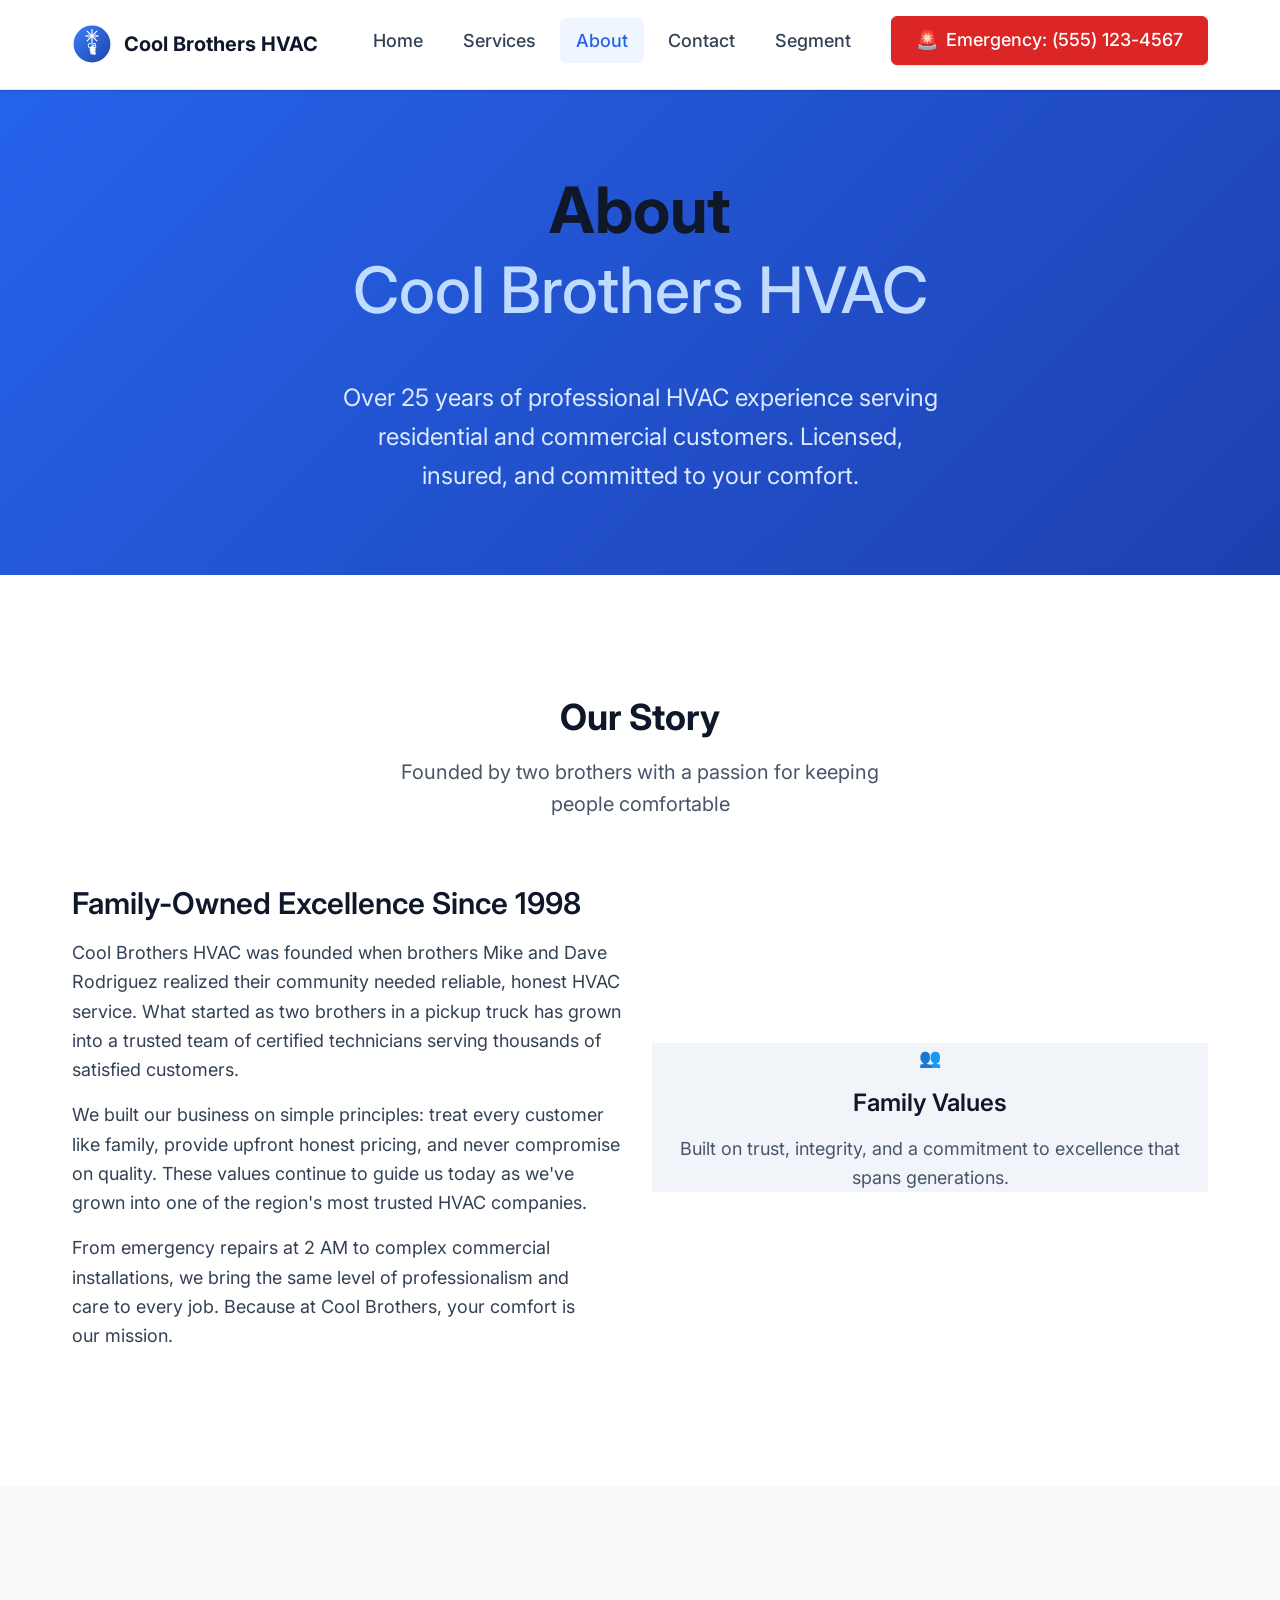
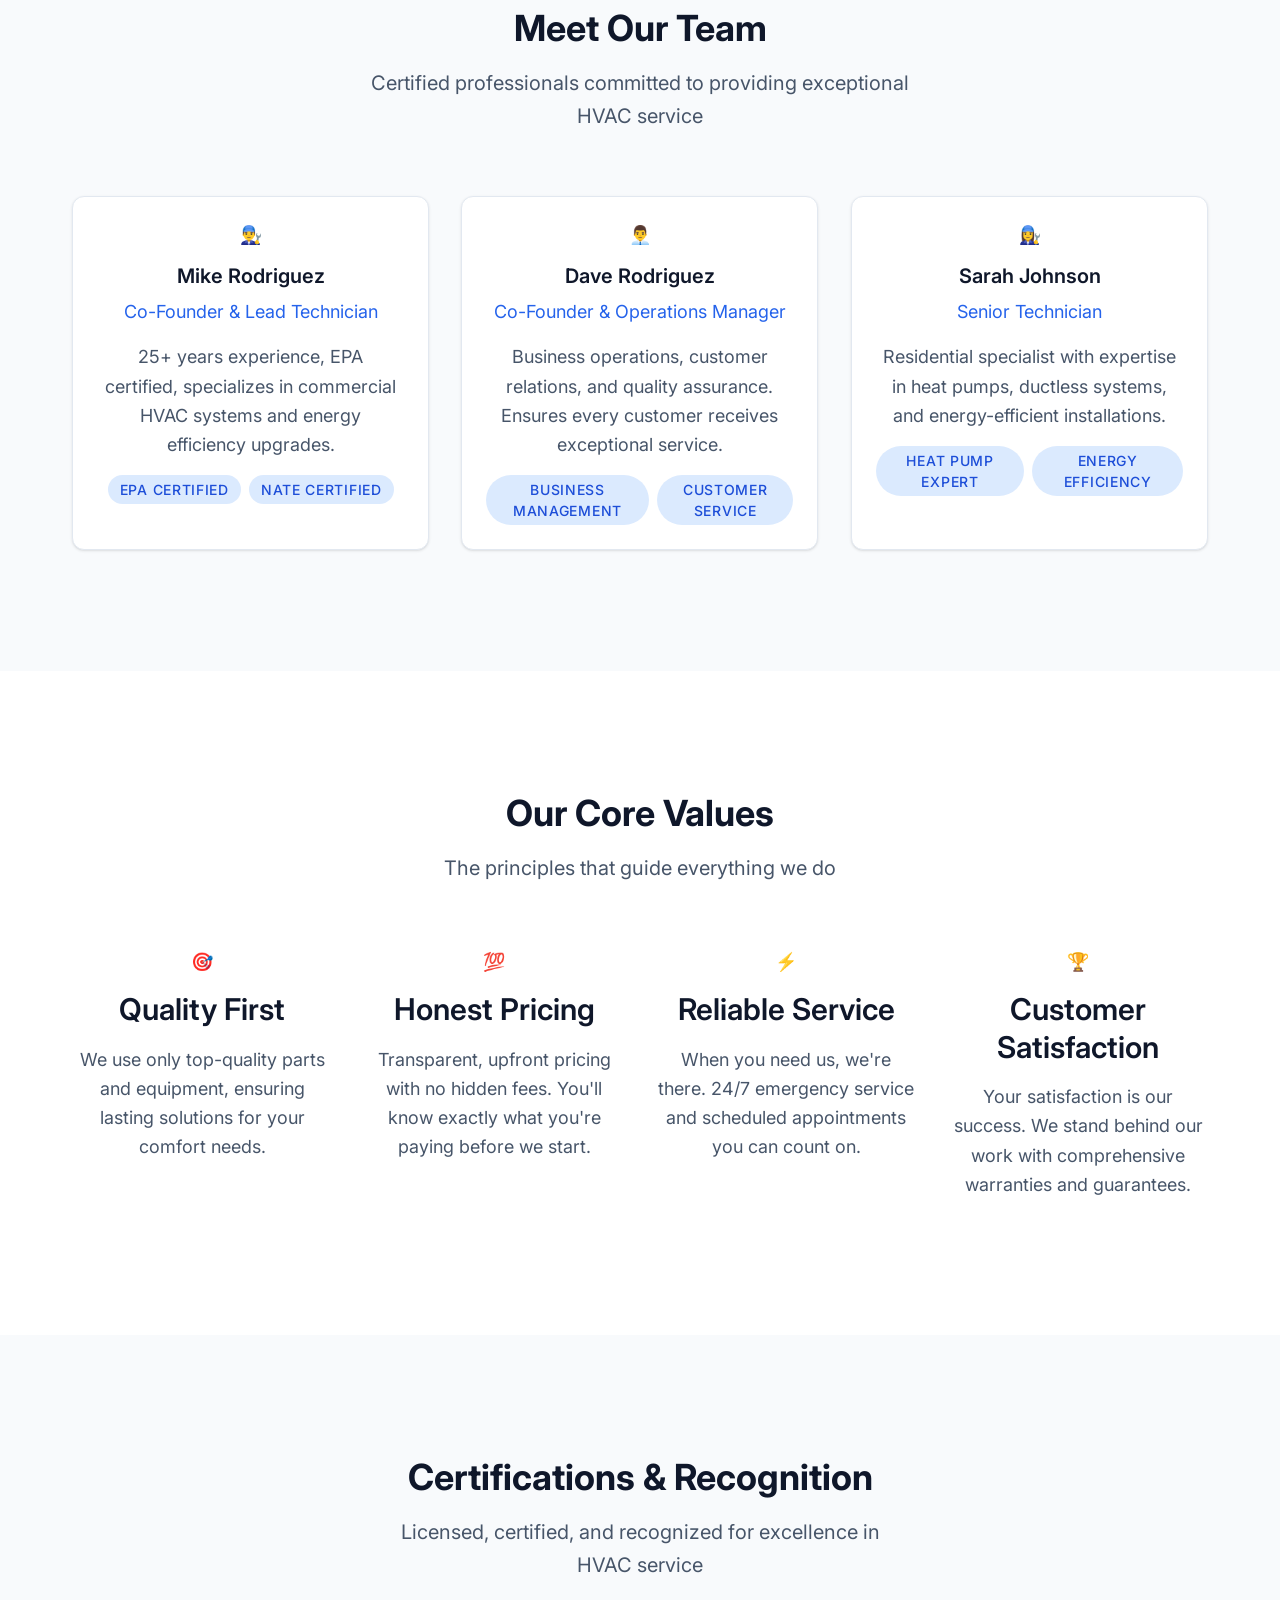
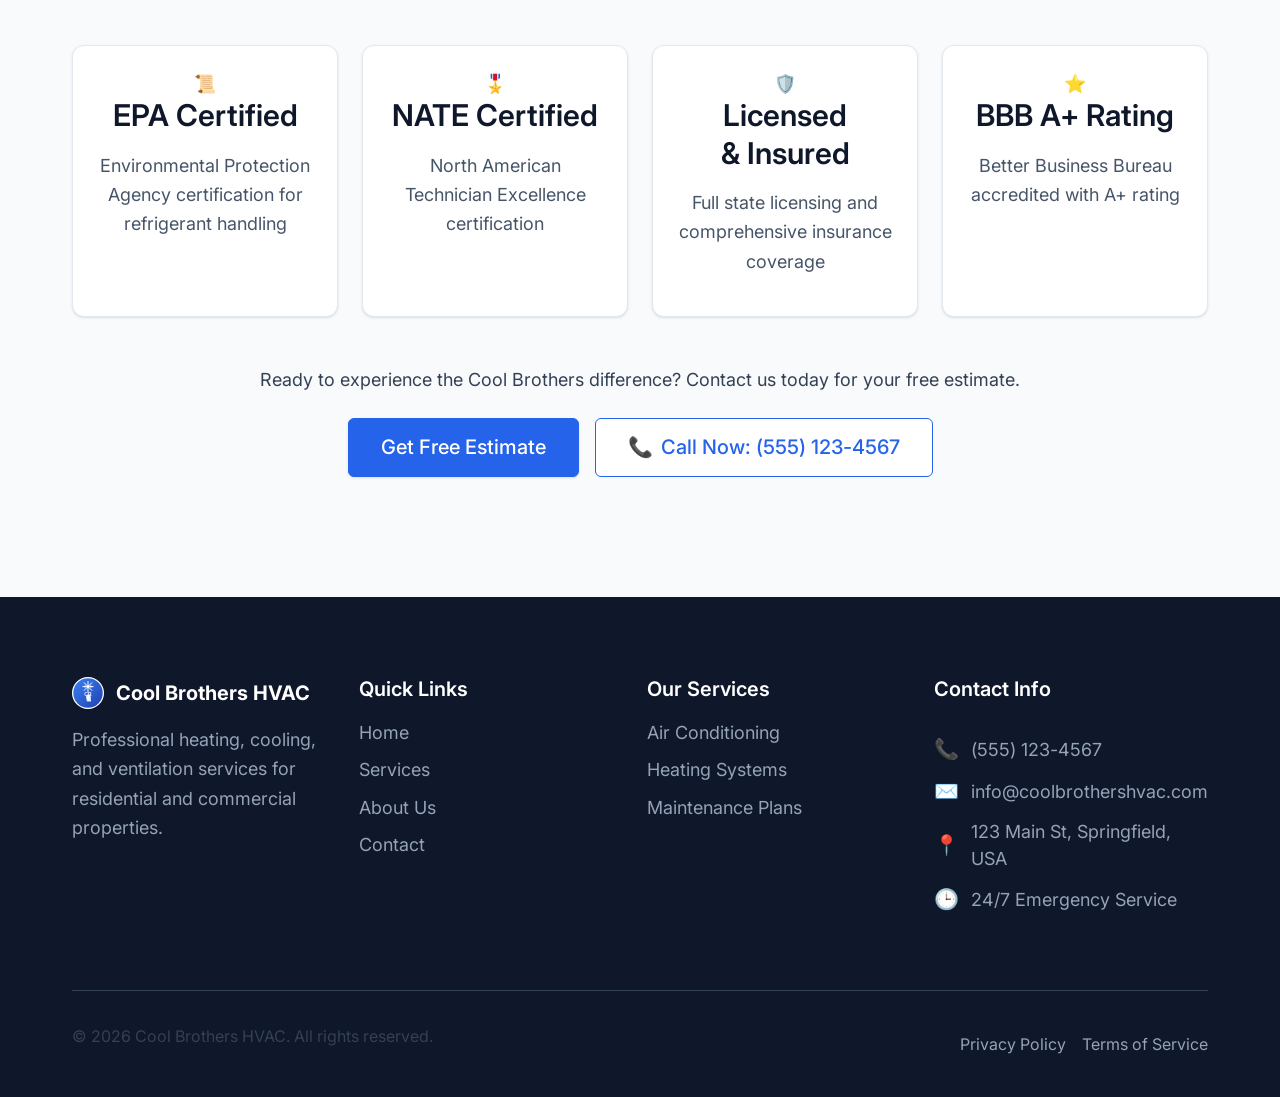
<file: about.html>
<!doctype html>
<html lang="en">
  <head>
    <meta charset="UTF-8" />
    <meta name="viewport" content="width=device-width, initial-scale=1.0" />
    <meta
      name="description"
      content="About Cool Brothers HVAC - Meet our certified technicians and learn about our 25+ years of professional HVAC service experience."
    />
    <meta
      name="keywords"
      content="HVAC company, certified technicians, licensed HVAC, professional service, heating cooling experts"
    />
    <title>About Us - Cool Brothers HVAC</title>

    <!-- Stylesheets -->
    <link rel="stylesheet" href="css/main.css" />

    <!-- Load Configuration First -->

    <!-- Google Fonts -->
    <link rel="preconnect" href="https://fonts.googleapis.com" />
    <link rel="preconnect" href="https://fonts.gstatic.com" crossorigin />
    <link
      href="https://fonts.googleapis.com/css2?family=Inter:wght@400;500;600;700&family=Open+Sans:wght@400;600&display=swap"
      rel="stylesheet"
    />
  </head>
  <body>
    <!-- Header with navigation -->
    <header class="header" role="banner">
      <div class="container">
        <nav class="navbar" role="navigation" aria-label="Main navigation">
          <!-- Logo and company name -->
          <div class="navbar__brand">
            <img
              src="assets/images/logo.svg"
              alt="Cool Brothers HVAC"
              class="logo"
              width="50"
              height="50"
            />
            <span class="company-name">Cool Brothers HVAC</span>
          </div>

          <!-- Mobile menu toggle button -->
          <button
            class="navbar__toggle"
            aria-label="Toggle mobile menu"
            aria-expanded="false"
          >
            <span class="navbar__toggle-icon"></span>
            <span class="navbar__toggle-icon"></span>
            <span class="navbar__toggle-icon"></span>
          </button>

          <!-- Navigation menu -->
          <div class="navbar__menu" id="navbarMenu">
            <ul class="navbar__nav" role="menubar">
              <li class="navbar__item" role="none">
                <a href="index.html" class="navbar__link" role="menuitem"
                onclick="analytics.track('Navigation Click', { link_text: 'Home', section: 'Header' });"
                  >Home</a
                >
              </li>
              <li class="navbar__item" role="none">
                <a href="services.html" class="navbar__link" role="menuitem"
                onclick="analytics.track('Navigation Click', { link_text: 'Services', section: 'Header' });"
                  >Services</a
                >
              </li>
              <li class="navbar__item" role="none">
                <a
                  href="about.html"
                  class="navbar__link navbar__link--active"
                  role="menuitem"
                  aria-current="page"
                    onclick="analytics.track('Navigation Click', { link_text: 'About', section: 'Header' });"
                  >About</a
                >
              </li>
              <li class="navbar__item" role="none">
                <a href="contact.html" class="navbar__link" role="menuitem"
                onclick="analytics.track('Navigation Click', { link_text: 'Contact', section: 'Header' });"
                  >Contact</a
                >
              </li>
              <li class="navbar__item" role="none">
                <a href="segment.html" class="navbar__link" role="menuitem"
                onclick="analytics.track('Navigation Click', { link_text: 'Segment', section: 'Header' });"
                  >Segment</a
                >
              </li>
              <!-- Emergency contact in header -->
              <li class="navbar__item navbar__item--emergency" role="none">
                <a
                  href="#"
                  class="btn btn--emergency"
                  role="menuitem"
                  id="headerEmergencyBtn"
                  onclick="analytics.track('Navigation Click', { link_text: 'Emergency', section: 'Header' });"
                >
                  <span class="emergency-icon">🚨</span>
                  <span class="emergency-text">Emergency: (555) 123-4567</span>
                </a>
              </li>
            </ul>
          </div>
        </nav>
      </div>
    </header>

    <!-- Main content -->
    <main id="main" class="main" role="main">
      <!-- About Hero -->
      <section class="hero">
        <div class="container">
          <div class="hero__content">
            <h1 class="hero__title">
              About
              <span class="hero__subtitle">Cool Brothers HVAC</span>
            </h1>
            <p class="hero__description">
              Over 25 years of professional HVAC experience serving residential
              and commercial customers. Licensed, insured, and committed to your
              comfort.
            </p>
          </div>
        </div>
      </section>

      <!-- Company Story -->
      <section class="section">
        <div class="container">
          <div class="section-header">
            <h2 class="section-title">Our Story</h2>
            <p class="section-description">
              Founded by two brothers with a passion for keeping people
              comfortable
            </p>
          </div>

          <div class="grid md:grid-cols-2 gap-12 items-center">
            <div>
              <h3 class="text-2xl font-semibold mb-4 text-gray-900">
                Family-Owned Excellence Since 1998
              </h3>
              <p class="mb-4 text-gray-700">
                Cool Brothers HVAC was founded when brothers Mike and Dave
                Rodriguez realized their community needed reliable, honest HVAC
                service. What started as two brothers in a pickup truck has
                grown into a trusted team of certified technicians serving
                thousands of satisfied customers.
              </p>
              <p class="mb-4 text-gray-700">
                We built our business on simple principles: treat every customer
                like family, provide upfront honest pricing, and never
                compromise on quality. These values continue to guide us today
                as we've grown into one of the region's most trusted HVAC
                companies.
              </p>
              <p class="text-gray-700">
                From emergency repairs at 2 AM to complex commercial
                installations, we bring the same level of professionalism and
                care to every job. Because at Cool Brothers, your comfort is our
                mission.
              </p>
            </div>
            <div class="text-center">
              <div class="bg-gray-100 rounded-xl p-8">
                <p class="text-4xl mb-4">👥</p>
                <h4 class="text-xl font-semibold mb-2">Family Values</h4>
                <p class="text-gray-600">
                  Built on trust, integrity, and a commitment to excellence that
                  spans generations.
                </p>
              </div>
            </div>
          </div>
        </div>
      </section>

      <!-- Team Section -->
      <section class="section bg-gray-50">
        <div class="container">
          <div class="section-header">
            <h2 class="section-title">Meet Our Team</h2>
            <p class="section-description">
              Certified professionals committed to providing exceptional HVAC
              service
            </p>
          </div>

          <div class="grid md:grid-cols-2 lg:grid-cols-3 gap-8">
            <!-- Team Member 1 -->
            <div class="card text-center">
              <div class="mb-4">
                <div
                  class="w-24 h-24 bg-primary-100 mx-auto rounded-full flex items-center justify-center text-4xl"
                >
                  👨‍🔧
                </div>
              </div>
              <h3 class="card__title">Mike Rodriguez</h3>
              <p class="text-primary-600 font-medium mb-3">
                Co-Founder & Lead Technician
              </p>
              <p class="text-gray-600 mb-4">
                25+ years experience, EPA certified, specializes in commercial
                HVAC systems and energy efficiency upgrades.
              </p>
              <div class="flex justify-center gap-2 text-sm">
                <span class="badge">EPA Certified</span>
                <span class="badge">NATE Certified</span>
              </div>
            </div>

            <!-- Team Member 2 -->
            <div class="card text-center">
              <div class="mb-4">
                <div
                  class="w-24 h-24 bg-primary-100 mx-auto rounded-full flex items-center justify-center text-4xl"
                >
                  👨‍💼
                </div>
              </div>
              <h3 class="card__title">Dave Rodriguez</h3>
              <p class="text-primary-600 font-medium mb-3">
                Co-Founder & Operations Manager
              </p>
              <p class="text-gray-600 mb-4">
                Business operations, customer relations, and quality assurance.
                Ensures every customer receives exceptional service.
              </p>
              <div class="flex justify-center gap-2 text-sm">
                <span class="badge">Business Management</span>
                <span class="badge">Customer Service</span>
              </div>
            </div>

            <!-- Team Member 3 -->
            <div class="card text-center">
              <div class="mb-4">
                <div
                  class="w-24 h-24 bg-primary-100 mx-auto rounded-full flex items-center justify-center text-4xl"
                >
                  👩‍🔧
                </div>
              </div>
              <h3 class="card__title">Sarah Johnson</h3>
              <p class="text-primary-600 font-medium mb-3">Senior Technician</p>
              <p class="text-gray-600 mb-4">
                Residential specialist with expertise in heat pumps, ductless
                systems, and energy-efficient installations.
              </p>
              <div class="flex justify-center gap-2 text-sm">
                <span class="badge">Heat Pump Expert</span>
                <span class="badge">Energy Efficiency</span>
              </div>
            </div>
          </div>
        </div>
      </section>

      <!-- Values Section -->
      <section class="section">
        <div class="container">
          <div class="section-header">
            <h2 class="section-title">Our Core Values</h2>
            <p class="section-description">
              The principles that guide everything we do
            </p>
          </div>

          <div class="grid md:grid-cols-2 lg:grid-cols-4 gap-8">
            <div class="text-center">
              <div class="text-4xl mb-4">🎯</div>
              <h3 class="text-xl font-semibold mb-3 text-gray-900">
                Quality First
              </h3>
              <p class="text-gray-600">
                We use only top-quality parts and equipment, ensuring lasting
                solutions for your comfort needs.
              </p>
            </div>

            <div class="text-center">
              <div class="text-4xl mb-4">💯</div>
              <h3 class="text-xl font-semibold mb-3 text-gray-900">
                Honest Pricing
              </h3>
              <p class="text-gray-600">
                Transparent, upfront pricing with no hidden fees. You'll know
                exactly what you're paying before we start.
              </p>
            </div>

            <div class="text-center">
              <div class="text-4xl mb-4">⚡</div>
              <h3 class="text-xl font-semibold mb-3 text-gray-900">
                Reliable Service
              </h3>
              <p class="text-gray-600">
                When you need us, we're there. 24/7 emergency service and
                scheduled appointments you can count on.
              </p>
            </div>

            <div class="text-center">
              <div class="text-4xl mb-4">🏆</div>
              <h3 class="text-xl font-semibold mb-3 text-gray-900">
                Customer Satisfaction
              </h3>
              <p class="text-gray-600">
                Your satisfaction is our success. We stand behind our work with
                comprehensive warranties and guarantees.
              </p>
            </div>
          </div>
        </div>
      </section>

      <!-- Certifications & Awards -->
      <section class="section bg-gray-50">
        <div class="container">
          <div class="section-header">
            <h2 class="section-title">Certifications & Recognition</h2>
            <p class="section-description">
              Licensed, certified, and recognized for excellence in HVAC service
            </p>
          </div>

          <div class="grid md:grid-cols-2 lg:grid-cols-4 gap-6">
            <div class="card text-center">
              <div class="text-3xl mb-3">📜</div>
              <h3 class="font-semibold">EPA Certified</h3>
              <p class="text-sm text-gray-600">
                Environmental Protection Agency certification for refrigerant
                handling
              </p>
            </div>

            <div class="card text-center">
              <div class="text-3xl mb-3">🎖️</div>
              <h3 class="font-semibold">NATE Certified</h3>
              <p class="text-sm text-gray-600">
                North American Technician Excellence certification
              </p>
            </div>

            <div class="card text-center">
              <div class="text-3xl mb-3">🛡️</div>
              <h3 class="font-semibold">Licensed & Insured</h3>
              <p class="text-sm text-gray-600">
                Full state licensing and comprehensive insurance coverage
              </p>
            </div>

            <div class="card text-center">
              <div class="text-3xl mb-3">⭐</div>
              <h3 class="font-semibold">BBB A+ Rating</h3>
              <p class="text-sm text-gray-600">
                Better Business Bureau accredited with A+ rating
              </p>
            </div>
          </div>

          <div class="text-center mt-12">
            <p class="text-lg text-gray-700 mb-6">
              Ready to experience the Cool Brothers difference? Contact us today
              for your free estimate.
            </p>
            <div class="flex flex-wrap gap-4 justify-center">
              <a href="contact.html" class="btn btn--primary btn--large">
                Get Free Estimate
              </a>
              <a
                href="#"
                class="btn btn--secondary btn--large"
                id="aboutPhoneBtn"
              >
                <span class="phone-icon">📞</span>
                <span class="phone-text">Call Now: (555) 123-4567</span>
              </a>
            </div>
          </div>
        </div>
      </section>
    </main>

    <!-- Footer -->
    <footer class="footer" role="contentinfo">
      <div class="container">
        <div class="footer__content">
          <!-- Company Information -->
          <div class="footer__section">
            <div class="footer__brand">
              <img
                src="assets/images/logo.svg"
                alt="Cool Brothers HVAC"
                class="footer__logo"
                width="40"
                height="40"
              />
              <span class="footer__company-name">Cool Brothers HVAC</span>
            </div>
            <p class="footer__description">
              Professional heating, cooling, and ventilation services for
              residential and commercial properties.
            </p>
          </div>

          <!-- Quick Links -->
          <div class="footer__section">
            <h3 class="footer__title">Quick Links</h3>
            <nav
              class="footer__nav"
              role="navigation"
              aria-label="Footer navigation"
            >
              <ul class="footer__nav-list">
                <li><a href="index.html" class="footer__link">Home</a></li>
                <li>
                  <a href="services.html" class="footer__link">Services</a>
                </li>
                <li><a href="about.html" class="footer__link">About Us</a></li>
                <li><a href="contact.html" class="footer__link">Contact</a></li>
              </ul>
            </nav>
          </div>

          <!-- Services -->
          <div class="footer__section">
            <h3 class="footer__title">Our Services</h3>
            <ul class="footer__nav-list">
              <li>
                <a href="services.html#air-conditioning" class="footer__link"
                  >Air Conditioning</a
                >
              </li>
              <li>
                <a href="services.html#heating" class="footer__link"
                  >Heating Systems</a
                >
              </li>
              <li>
                <a href="services.html#maintenance" class="footer__link"
                  >Maintenance Plans</a
                >
              </li>
            </ul>
          </div>

          <!-- Contact Information -->
          <div class="footer__section">
            <h3 class="footer__title">Contact Info</h3>
            <div class="footer__contact">
              <div class="contact-item">
                <span class="contact-item__icon">📞</span>
                <a
                  href="tel:+15551234567"
                  class="contact-item__text"
                  id="footerPhoneLink"
                  >(555) 123-4567</a
                >
              </div>
              <div class="contact-item">
                <span class="contact-item__icon">✉️</span>
                <a
                  href="mailto:info@coolbrothershvac.com"
                  class="contact-item__text"
                  id="footerEmailLink"
                  >info@coolbrothershvac.com</a
                >
              </div>
              <div class="contact-item">
                <span class="contact-item__icon">📍</span>
                <span class="contact-item__text" id="footerAddress"
                  >123 Main St, Springfield, USA</span
                >
              </div>
              <div class="contact-item">
                <span class="contact-item__icon">🕒</span>
                <span class="contact-item__text">24/7 Emergency Service</span>
              </div>
            </div>
          </div>
        </div>

        <!-- Footer Bottom -->
        <div class="footer__bottom">
          <div class="footer__copyright">
            <p>&copy; 2026 Cool Brothers HVAC. All rights reserved.</p>
          </div>
          <div class="footer__legal">
            <a href="#" class="footer__legal-link">Privacy Policy</a>
            <a href="#" class="footer__legal-link">Terms of Service</a>
          </div>
        </div>
      </div>
    </footer>

    <!-- JavaScript files -->
    <script src="js/main.js"></script>
  </body>
</html>
</file>
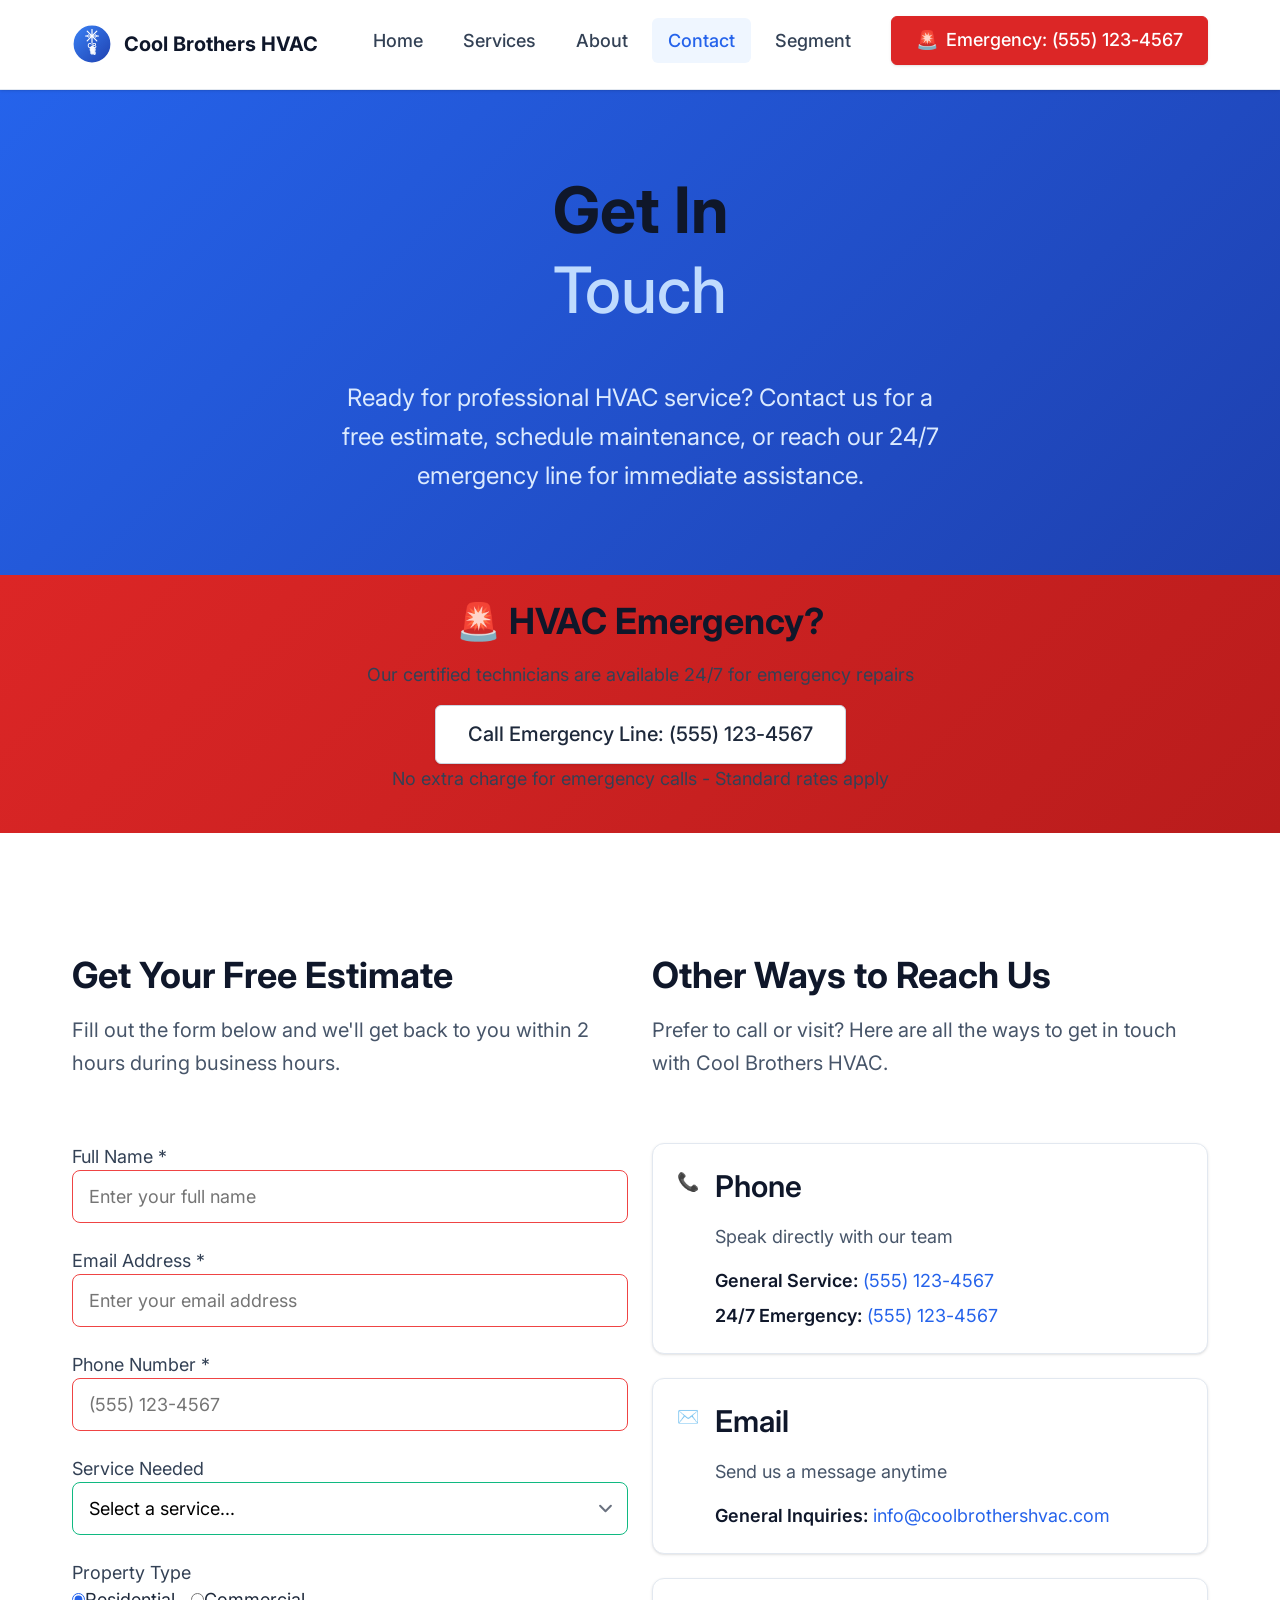
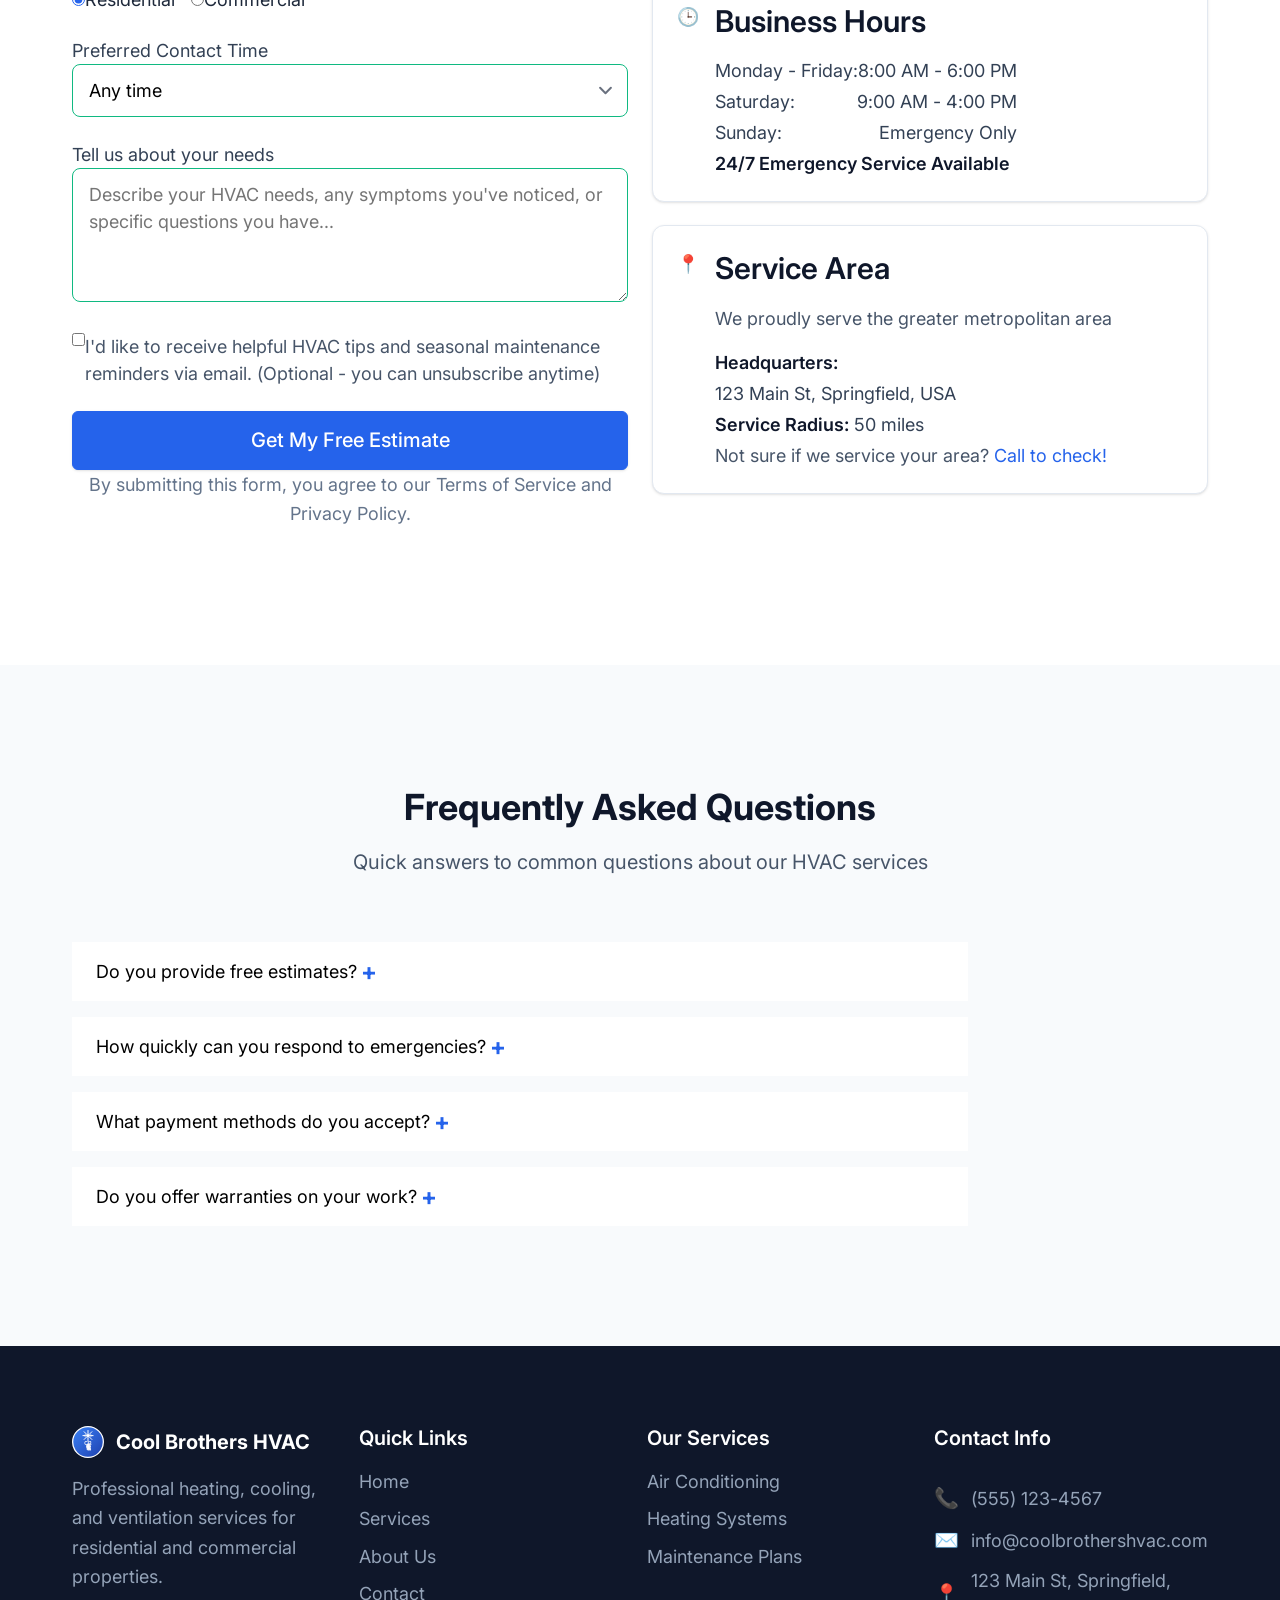
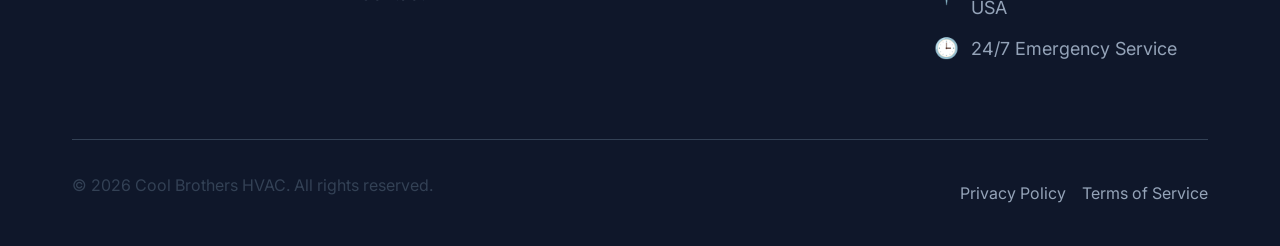
<file: contact.html>
<!doctype html>
<html lang="en">
  <head>
    <meta charset="UTF-8" />
    <meta name="viewport" content="width=device-width, initial-scale=1.0" />
    <meta
      name="description"
      content="Contact Cool Brothers HVAC - Get your free estimate, schedule service, or reach our 24/7 emergency line for immediate HVAC assistance."
    />
    <meta
      name="keywords"
      content="HVAC contact, emergency HVAC service, free estimate, schedule HVAC service"
    />
    <title>Contact Us - Cool Brothers HVAC</title>

    <!-- Stylesheets -->
    <link rel="stylesheet" href="css/main.css" />

    <!-- Load Configuration First -->

    <!-- Google Fonts -->
    <link rel="preconnect" href="https://fonts.googleapis.com" />
    <link rel="preconnect" href="https://fonts.gstatic.com" crossorigin />
    <link
      href="https://fonts.googleapis.com/css2?family=Inter:wght@400;500;600;700&family=Open+Sans:wght@400;600&display=swap"
      rel="stylesheet"
    />
  </head>
  <body>
    <!-- Header with navigation -->
    <header class="header" role="banner">
      <div class="container">
        <nav class="navbar" role="navigation" aria-label="Main navigation">
          <!-- Logo and company name -->
          <div class="navbar__brand">
            <img
              src="assets/images/logo.svg"
              alt="Cool Brothers HVAC"
              class="logo"
              width="50"
              height="50"
            />
            <span class="company-name">Cool Brothers HVAC</span>
          </div>

          <!-- Mobile menu toggle button -->
          <button
            class="navbar__toggle"
            aria-label="Toggle mobile menu"
            aria-expanded="false"
          >
            <span class="navbar__toggle-icon"></span>
            <span class="navbar__toggle-icon"></span>
            <span class="navbar__toggle-icon"></span>
          </button>

          <!-- Navigation menu -->
          <div class="navbar__menu" id="navbarMenu">
            <ul class="navbar__nav" role="menubar">
              <li class="navbar__item" role="none">
                <a href="index.html" class="navbar__link" role="menuitem"
                onclick="analytics.track('Navigation Click', { link_text: 'Home', section: 'Header' });"
                  >Home</a
                >
              </li>
              <li class="navbar__item" role="none">
                <a href="services.html" class="navbar__link" role="menuitem"
                onclick="analytics.track('Navigation Click', { link_text: 'Services', section: 'Header' });"
                  >Services</a
                >
              </li>
              <li class="navbar__item" role="none">
                <a href="about.html" class="navbar__link" role="menuitem"
                onclick="analytics.track('Navigation Click', { link_text: 'About', section: 'Header' });"
                  >About</a
                >
              </li>
              <li class="navbar__item" role="none">
                <a
                  href="contact.html"
                  class="navbar__link navbar__link--active"
                  role="menuitem"
                  aria-current="page"
                  onclick="analytics.track('Navigation Click', { link_text: 'Contact', section: 'Header' });"
                  >Contact</a
                >
              </li>
              <li class="navbar__item" role="none">
                <a href="segment.html" class="navbar__link" role="menuitem"
                  onclick="analytics.track('Navigation Click', { link_text: 'Segment', section: 'Header' });"
                  >Segment</a
                >
              </li>
              <!-- Emergency contact in header -->
              <li class="navbar__item navbar__item--emergency" role="none">
                <a
                  href="#"
                  class="btn btn--emergency"
                  role="menuitem"
                  id="headerEmergencyBtn"
                  onclick="analytics.track('Navigation Click', { link_text: 'Emergency', section: 'Header' });"
                >
                  <span class="emergency-icon">🚨</span>
                  <span class="emergency-text">Emergency: (555) 123-4567</span>
                </a>
              </li>
            </ul>
          </div>
        </nav>
      </div>
    </header>

    <!-- Main content -->
    <main id="main" class="main" role="main">
      <!-- Contact Hero -->
      <section class="hero">
        <div class="container">
          <div class="hero__content">
            <h1 class="hero__title">
              Get In
              <span class="hero__subtitle">Touch</span>
            </h1>
            <p class="hero__description">
              Ready for professional HVAC service? Contact us for a free
              estimate, schedule maintenance, or reach our 24/7 emergency line
              for immediate assistance.
            </p>
          </div>
        </div>
      </section>

      <!-- Emergency Contact Banner -->
      <section
        class="emergency-banner"
        style="
          background-color: var(--color-emergency);
          color: white;
          padding: var(--space-6) 0;
        "
      >
        <div class="container">
          <div class="text-center">
            <h2 class="text-2xl font-bold mb-2">🚨 HVAC Emergency?</h2>
            <p class="mb-4 text-lg">
              Our certified technicians are available 24/7 for emergency repairs
            </p>
            <a href="#" class="btn btn--white btn--large" id="emergencyMainBtn">
              <span class="emergency-text"
                >Call Emergency Line: (555) 123-4567</span
              >
            </a>
            <p class="text-sm mt-3 opacity-90">
              No extra charge for emergency calls - Standard rates apply
            </p>
          </div>
        </div>
      </section>

      <!-- Contact Methods -->
      <section class="section">
        <div class="container">
          <div class="grid md:grid-cols-2 gap-12">
            <!-- Contact Form -->
            <div>
              <div class="section-header text-left">
                <h2 class="section-title text-left">Get Your Free Estimate</h2>
                <p class="section-description text-left">
                  Fill out the form below and we'll get back to you within 2
                  hours during business hours.
                </p>
              </div>

              <form id="contactForm" class="space-y-6">
                <!-- Name -->
                <div>
                  <label
                    for="name"
                    class="block text-sm font-medium text-gray-700 mb-2"
                    >Full Name *</label
                  >
                  <input
                    type="text"
                    id="name"
                    name="name"
                    required
                    class="form-input w-full px-4 py-3 border border-gray-300 rounded-lg focus:ring-2 focus:ring-primary-500 focus:border-primary-500"
                    placeholder="Enter your full name"
                  />
                  <div class="error-message" id="nameError"></div>
                </div>

                <!-- Email -->
                <div>
                  <label
                    for="email"
                    class="block text-sm font-medium text-gray-700 mb-2"
                    >Email Address *</label
                  >
                  <input
                    type="email"
                    id="email"
                    name="email"
                    required
                    class="form-input w-full px-4 py-3 border border-gray-300 rounded-lg focus:ring-2 focus:ring-primary-500 focus:border-primary-500"
                    placeholder="Enter your email address"
                  />
                  <div class="error-message" id="emailError"></div>
                </div>

                <!-- Phone -->
                <div>
                  <label
                    for="phone"
                    class="block text-sm font-medium text-gray-700 mb-2"
                    >Phone Number *</label
                  >
                  <input
                    type="tel"
                    id="phone"
                    name="phone"
                    required
                    class="form-input w-full px-4 py-3 border border-gray-300 rounded-lg focus:ring-2 focus:ring-primary-500 focus:border-primary-500"
                    placeholder="(555) 123-4567"
                  />
                  <div class="error-message" id="phoneError"></div>
                </div>

                <!-- Service Type -->
                <div>
                  <label
                    for="serviceType"
                    class="block text-sm font-medium text-gray-700 mb-2"
                    >Service Needed</label
                  >
                  <select
                    id="serviceType"
                    name="serviceType"
                    class="form-select w-full px-4 py-3 border border-gray-300 rounded-lg focus:ring-2 focus:ring-primary-500 focus:border-primary-500"
                  >
                    <option value="">Select a service...</option>
                    <option value="air-conditioning">Air Conditioning</option>
                    <option value="heating">Heating</option>
                    <option value="maintenance">Maintenance</option>
                    <option value="installation">New Installation</option>
                    <option value="emergency">Emergency Repair</option>
                    <option value="commercial">Commercial Service</option>
                    <option value="other">Other</option>
                  </select>
                </div>

                <!-- Property Type -->
                <div>
                  <label class="block text-sm font-medium text-gray-700 mb-2"
                    >Property Type</label
                  >
                  <div class="flex gap-4">
                    <label class="flex items-center">
                      <input
                        type="radio"
                        name="propertyType"
                        value="residential"
                        class="text-primary-600 focus:ring-primary-500"
                        checked
                      />
                      <span class="ml-2">Residential</span>
                    </label>
                    <label class="flex items-center">
                      <input
                        type="radio"
                        name="propertyType"
                        value="commercial"
                        class="text-primary-600 focus:ring-primary-500"
                      />
                      <span class="ml-2">Commercial</span>
                    </label>
                  </div>
                </div>

                <!-- Preferred Contact Time -->
                <div>
                  <label
                    for="preferredTime"
                    class="block text-sm font-medium text-gray-700 mb-2"
                    >Preferred Contact Time</label
                  >
                  <select
                    id="preferredTime"
                    name="preferredTime"
                    class="form-select w-full px-4 py-3 border border-gray-300 rounded-lg focus:ring-2 focus:ring-primary-500 focus:border-primary-500"
                  >
                    <option value="">Any time</option>
                    <option value="morning">Morning (8 AM - 12 PM)</option>
                    <option value="afternoon">Afternoon (12 PM - 5 PM)</option>
                    <option value="evening">Evening (5 PM - 8 PM)</option>
                  </select>
                </div>

                <!-- Message -->
                <div>
                  <label
                    for="message"
                    class="block text-sm font-medium text-gray-700 mb-2"
                    >Tell us about your needs</label
                  >
                  <textarea
                    id="message"
                    name="message"
                    rows="4"
                    class="form-textarea w-full px-4 py-3 border border-gray-300 rounded-lg focus:ring-2 focus:ring-primary-500 focus:border-primary-500 resize-y"
                    placeholder="Describe your HVAC needs, any symptoms you've noticed, or specific questions you have..."
                  ></textarea>
                </div>

                <!-- Marketing Consent -->
                <div>
                  <label class="flex items-start">
                    <input
                      type="checkbox"
                      name="marketingConsent"
                      class="text-primary-600 focus:ring-primary-500 mt-1"
                    />
                    <span class="ml-2 text-sm text-gray-600">
                      I'd like to receive helpful HVAC tips and seasonal
                      maintenance reminders via email.
                      <span class="text-xs"
                        >(Optional - you can unsubscribe anytime)</span
                      >
                    </span>
                  </label>
                </div>

                <!-- Submit Button -->
                <div class="pt-4">
                  <button
                    type="submit"
                    class="btn btn--primary btn--large btn--full"
                  >
                    <span id="submitText">Get My Free Estimate</span>
                    <span id="submitLoader" class="hidden animate-spin">⟳</span>
                  </button>
                  <p class="text-xs text-gray-500 mt-2 text-center">
                    By submitting this form, you agree to our Terms of Service
                    and Privacy Policy.
                  </p>
                </div>
              </form>

              <!-- Form Success Message -->
              <div
                id="formSuccess"
                class="hidden bg-green-50 border border-green-200 rounded-lg p-6 mt-6"
              >
                <div class="flex items-center">
                  <span class="text-green-600 text-2xl mr-3">✅</span>
                  <div>
                    <h3 class="text-green-800 font-semibold">
                      Thank you for contacting us!
                    </h3>
                    <p class="text-green-700">
                      We'll get back to you within 2 hours during business
                      hours.
                    </p>
                  </div>
                </div>
              </div>
            </div>

            <!-- Contact Information -->
            <div>
              <div class="section-header text-left">
                <h2 class="section-title text-left">Other Ways to Reach Us</h2>
                <p class="section-description text-left">
                  Prefer to call or visit? Here are all the ways to get in touch
                  with Cool Brothers HVAC.
                </p>
              </div>

              <!-- Contact Cards -->
              <div class="space-y-6">
                <!-- Phone Contact -->
                <div class="card">
                  <div class="flex items-start gap-4">
                    <div class="text-3xl">📞</div>
                    <div class="flex-1">
                      <h3 class="text-lg font-semibold mb-2">Phone</h3>
                      <p class="text-gray-600 mb-3">
                        Speak directly with our team
                      </p>
                      <div class="space-y-2">
                        <div>
                          <strong>General Service:</strong>
                          <a
                            href="tel:+15551234567"
                            class="block text-primary-600 hover:text-primary-700"
                            id="contactPhoneMain"
                            >(555) 123-4567</a
                          >
                        </div>
                        <div>
                          <strong>24/7 Emergency:</strong>
                          <a
                            href="tel:+15551234567"
                            class="block text-red-600 hover:text-red-700 font-medium"
                            id="contactPhoneEmergency"
                            >(555) 123-4567</a
                          >
                        </div>
                      </div>
                    </div>
                  </div>
                </div>

                <!-- Email Contact -->
                <div class="card">
                  <div class="flex items-start gap-4">
                    <div class="text-3xl">✉️</div>
                    <div class="flex-1">
                      <h3 class="text-lg font-semibold mb-2">Email</h3>
                      <p class="text-gray-600 mb-3">
                        Send us a message anytime
                      </p>
                      <div>
                        <strong>General Inquiries:</strong>
                        <a
                          href="mailto:info@coolbrothershvac.com"
                          class="block text-primary-600 hover:text-primary-700"
                          id="contactEmailMain"
                          >info@coolbrothershvac.com</a
                        >
                      </div>
                    </div>
                  </div>
                </div>

                <!-- Business Hours -->
                <div class="card">
                  <div class="flex items-start gap-4">
                    <div class="text-3xl">🕒</div>
                    <div class="flex-1">
                      <h3 class="text-lg font-semibold mb-2">Business Hours</h3>
                      <div class="space-y-1 text-gray-700">
                        <div class="flex justify-between">
                          <span>Monday - Friday:</span>
                          <span>8:00 AM - 6:00 PM</span>
                        </div>
                        <div class="flex justify-between">
                          <span>Saturday:</span>
                          <span>9:00 AM - 4:00 PM</span>
                        </div>
                        <div class="flex justify-between">
                          <span>Sunday:</span>
                          <span>Emergency Only</span>
                        </div>
                        <div class="mt-3 p-3 bg-red-50 rounded">
                          <strong class="text-red-800"
                            >24/7 Emergency Service Available</strong
                          >
                        </div>
                      </div>
                    </div>
                  </div>
                </div>

                <!-- Service Area -->
                <div class="card">
                  <div class="flex items-start gap-4">
                    <div class="text-3xl">📍</div>
                    <div class="flex-1">
                      <h3 class="text-lg font-semibold mb-2">Service Area</h3>
                      <p class="text-gray-600 mb-3">
                        We proudly serve the greater metropolitan area
                      </p>
                      <div class="space-y-1 text-gray-700">
                        <div><strong>Headquarters:</strong></div>
                        <div id="contactAddress">
                          123 Main St, Springfield, USA
                        </div>
                        <div class="mt-2">
                          <strong>Service Radius:</strong> 50 miles
                        </div>
                        <div class="text-sm text-gray-600 mt-2">
                          Not sure if we service your area?
                          <a
                            href="#"
                            class="text-primary-600 hover:text-primary-700"
                            >Call to check!</a
                          >
                        </div>
                      </div>
                    </div>
                  </div>
                </div>
              </div>
            </div>
          </div>
        </div>
      </section>

      <!-- FAQ Section -->
      <section class="section bg-gray-50">
        <div class="container">
          <div class="section-header">
            <h2 class="section-title">Frequently Asked Questions</h2>
            <p class="section-description">
              Quick answers to common questions about our HVAC services
            </p>
          </div>

          <div class="max-w-4xl mx-auto">
            <div class="space-y-4">
              <!-- FAQ Item -->
              <div class="bg-white rounded-lg border border-gray-200">
                <button
                  class="faq-question w-full px-6 py-4 text-left flex justify-between items-center hover:bg-gray-50"
                >
                  <span class="font-semibold"
                    >Do you provide free estimates?</span
                  >
                  <span class="faq-icon transition-transform">+</span>
                </button>
                <div class="faq-answer hidden px-6 pb-4">
                  <p class="text-gray-700">
                    Yes! We provide completely free estimates for all new
                    installations, system replacements, and major repairs. Our
                    estimates include detailed pricing, equipment
                    recommendations, and no hidden fees.
                  </p>
                </div>
              </div>

              <!-- FAQ Item -->
              <div class="bg-white rounded-lg border border-gray-200">
                <button
                  class="faq-question w-full px-6 py-4 text-left flex justify-between items-center hover:bg-gray-50"
                >
                  <span class="font-semibold"
                    >How quickly can you respond to emergencies?</span
                  >
                  <span class="faq-icon transition-transform">+</span>
                </button>
                <div class="faq-answer hidden px-6 pb-4">
                  <p class="text-gray-700">
                    We typically respond to emergency calls within 1-2 hours,
                    24/7. Our emergency service covers heating failures, AC
                    breakdowns, gas leaks, and other urgent HVAC issues.
                  </p>
                </div>
              </div>

              <!-- FAQ Item -->
              <div class="bg-white rounded-lg border border-gray-200">
                <button
                  class="faq-question w-full px-6 py-4 text-left flex justify-between items-center hover:bg-gray-50"
                >
                  <span class="font-semibold"
                    >What payment methods do you accept?</span
                  >
                  <span class="faq-icon transition-transform">+</span>
                </button>
                <div class="faq-answer hidden px-6 pb-4">
                  <p class="text-gray-700">
                    We accept cash, check, all major credit cards, and offer
                    financing options for larger projects. Ask about our 0%
                    financing for qualified customers.
                  </p>
                </div>
              </div>

              <!-- FAQ Item -->
              <div class="bg-white rounded-lg border border-gray-200">
                <button
                  class="faq-question w-full px-6 py-4 text-left flex justify-between items-center hover:bg-gray-50"
                >
                  <span class="font-semibold"
                    >Do you offer warranties on your work?</span
                  >
                  <span class="faq-icon transition-transform">+</span>
                </button>
                <div class="faq-answer hidden px-6 pb-4">
                  <p class="text-gray-700">
                    Yes! We provide a 1-year warranty on all repair work and up
                    to 10 years on new equipment installations. Manufacturer
                    warranties also apply to all equipment.
                  </p>
                </div>
              </div>
            </div>
          </div>
        </div>
      </section>
    </main>

    <!-- Footer -->
    <footer class="footer" role="contentinfo">
      <div class="container">
        <div class="footer__content">
          <!-- Company Information -->
          <div class="footer__section">
            <div class="footer__brand">
              <img
                src="assets/images/logo.svg"
                alt="Cool Brothers HVAC"
                class="footer__logo"
                width="40"
                height="40"
              />
              <span class="footer__company-name">Cool Brothers HVAC</span>
            </div>
            <p class="footer__description">
              Professional heating, cooling, and ventilation services for
              residential and commercial properties.
            </p>
          </div>

          <!-- Quick Links -->
          <div class="footer__section">
            <h3 class="footer__title">Quick Links</h3>
            <nav
              class="footer__nav"
              role="navigation"
              aria-label="Footer navigation"
            >
              <ul class="footer__nav-list">
                <li><a href="index.html" class="footer__link">Home</a></li>
                <li>
                  <a href="services.html" class="footer__link">Services</a>
                </li>
                <li><a href="about.html" class="footer__link">About Us</a></li>
                <li><a href="contact.html" class="footer__link">Contact</a></li>
              </ul>
            </nav>
          </div>

          <!-- Services -->
          <div class="footer__section">
            <h3 class="footer__title">Our Services</h3>
            <ul class="footer__nav-list">
              <li>
                <a href="services.html#air-conditioning" class="footer__link"
                  >Air Conditioning</a
                >
              </li>
              <li>
                <a href="services.html#heating" class="footer__link"
                  >Heating Systems</a
                >
              </li>
              <li>
                <a href="services.html#maintenance" class="footer__link"
                  >Maintenance Plans</a
                >
              </li>
            </ul>
          </div>

          <!-- Contact Information -->
          <div class="footer__section">
            <h3 class="footer__title">Contact Info</h3>
            <div class="footer__contact">
              <div class="contact-item">
                <span class="contact-item__icon">📞</span>
                <a
                  href="tel:+15551234567"
                  class="contact-item__text"
                  id="footerPhoneLink"
                  >(555) 123-4567</a
                >
              </div>
              <div class="contact-item">
                <span class="contact-item__icon">✉️</span>
                <a
                  href="mailto:info@coolbrothershvac.com"
                  class="contact-item__text"
                  id="footerEmailLink"
                  >info@coolbrothershvac.com</a
                >
              </div>
              <div class="contact-item">
                <span class="contact-item__icon">📍</span>
                <span class="contact-item__text" id="footerAddress"
                  >123 Main St, Springfield, USA</span
                >
              </div>
              <div class="contact-item">
                <span class="contact-item__icon">🕒</span>
                <span class="contact-item__text">24/7 Emergency Service</span>
              </div>
            </div>
          </div>
        </div>

        <!-- Footer Bottom -->
        <div class="footer__bottom">
          <div class="footer__copyright">
            <p>&copy; 2026 Cool Brothers HVAC. All rights reserved.</p>
          </div>
          <div class="footer__legal">
            <a href="#" class="footer__legal-link">Privacy Policy</a>
            <a href="#" class="footer__legal-link">Terms of Service</a>
          </div>
        </div>
      </div>
    </footer>

    <!-- JavaScript files -->
    <script src="js/main.js"></script>
    <script src="js/contact.js"></script>
  </body>
</html>
</file>
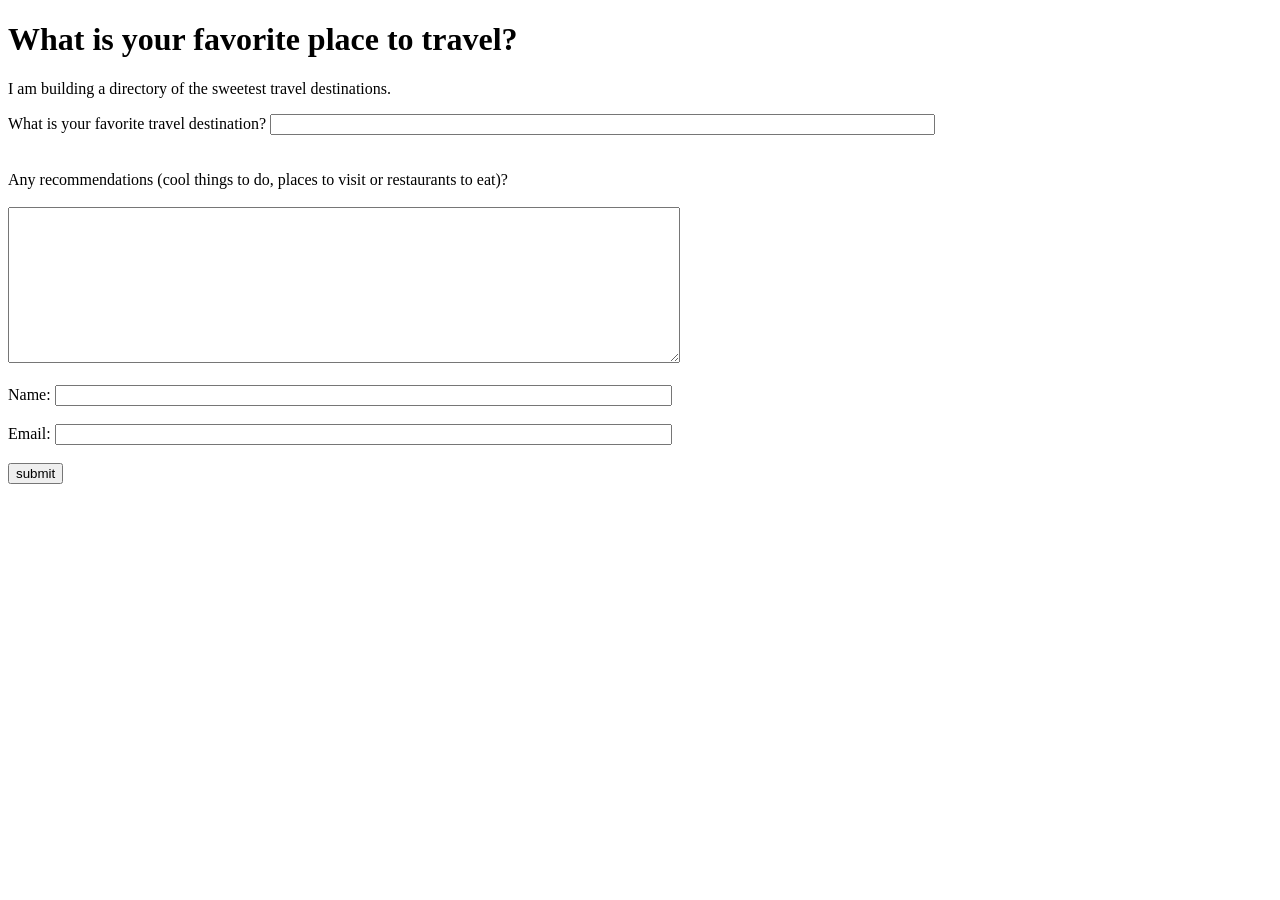
<file: segment.html>
<!DOCTYPE html> 
<html> 
<head> 
    <title>Home Questionnaire<span id="selection-marker-1" class="redactor-selection-marker"></span></title> 

    <script>
  !function(){var i="analytics",analytics=window[i]=window[i]||[];if(!analytics.initialize)if(analytics.invoked)window.console&&console.error&&console.error("Segment snippet included twice.");else{analytics.invoked=!0;analytics.methods=["trackSubmit","trackClick","trackLink","trackForm","pageview","identify","reset","group","track","ready","alias","debug","page","screen","once","off","on","addSourceMiddleware","addIntegrationMiddleware","setAnonymousId","addDestinationMiddleware","register"];analytics.factory=function(e){return function(){if(window[i].initialized)return window[i][e].apply(window[i],arguments);var n=Array.prototype.slice.call(arguments);if(["track","screen","alias","group","page","identify"].indexOf(e)>-1){var c=document.querySelector("link[rel='canonical']");n.push({__t:"bpc",c:c&&c.getAttribute("href")||void 0,p:location.pathname,u:location.href,s:location.search,t:document.title,r:document.referrer})}n.unshift(e);analytics.push(n);return analytics}};for(var n=0;n<analytics.methods.length;n++){var key=analytics.methods[n];analytics[key]=analytics.factory(key)}analytics.load=function(key,n){var t=document.createElement("script");t.type="text/javascript";t.async=!0;t.setAttribute("data-global-segment-analytics-key",i);t.src="https://cdn.segment.com/analytics.js/v1/" + key + "/analytics.min.js";var r=document.getElementsByTagName("script")[0];r.parentNode.insertBefore(t,r);analytics._loadOptions=n};analytics._writeKey="bXrzP5qFCY08wrAiox4tuiKmRUQiWQme";;analytics.SNIPPET_VERSION="5.2.0";
  analytics.load("bXrzP5qFCY08wrAiox4tuiKmRUQiWQme");
  analytics.page();
  }}();
</script>

</head> 
<body> 
<h1>What is your favorite place to travel?</h1> 
<p>I am building a directory of the sweetest travel destinations.</p>  
<form name="travel" onsubmit="identify(event)">
     What is your favorite travel destination?
    <input name="destination" required="" size="81" type="text"/> 
    <br><br><br> 
    Any recommendations (cool things to do, places to visit or restaurants to eat)? 
    <br><br> 
    <textarea cols="81" name="details" required="" rows="10">
    </textarea> 
    <br><br> 
    Name: <input name="fullname" required="" size="75" type="text"/> 
    <br><br> 
    Email: <input name="email" required="" size="75" type="email"/> 
    <br><br>
    <input name="submit" type="submit" value="submit"/>
</form> 

    
    <script type="text/javascript">
      function identify(e){
        e.preventDefault();
        var form = e.target;
        var email = form["email"].value;
        var fullname = form["fullname"].value;
        var destination = form["destination"].value;
        var details = form["details"].value;
        var user = {
            email: email, 
            name: fullname, 
            destination: destination, 
            details: details
        };
        analytics.identify('1234', {
            email: email, 
            name: fullname
        });
        analytics.track('destination submitted', user, function() {
            window.location.href = "";
        });
      }
</script>

</body> 
</html>
</file>
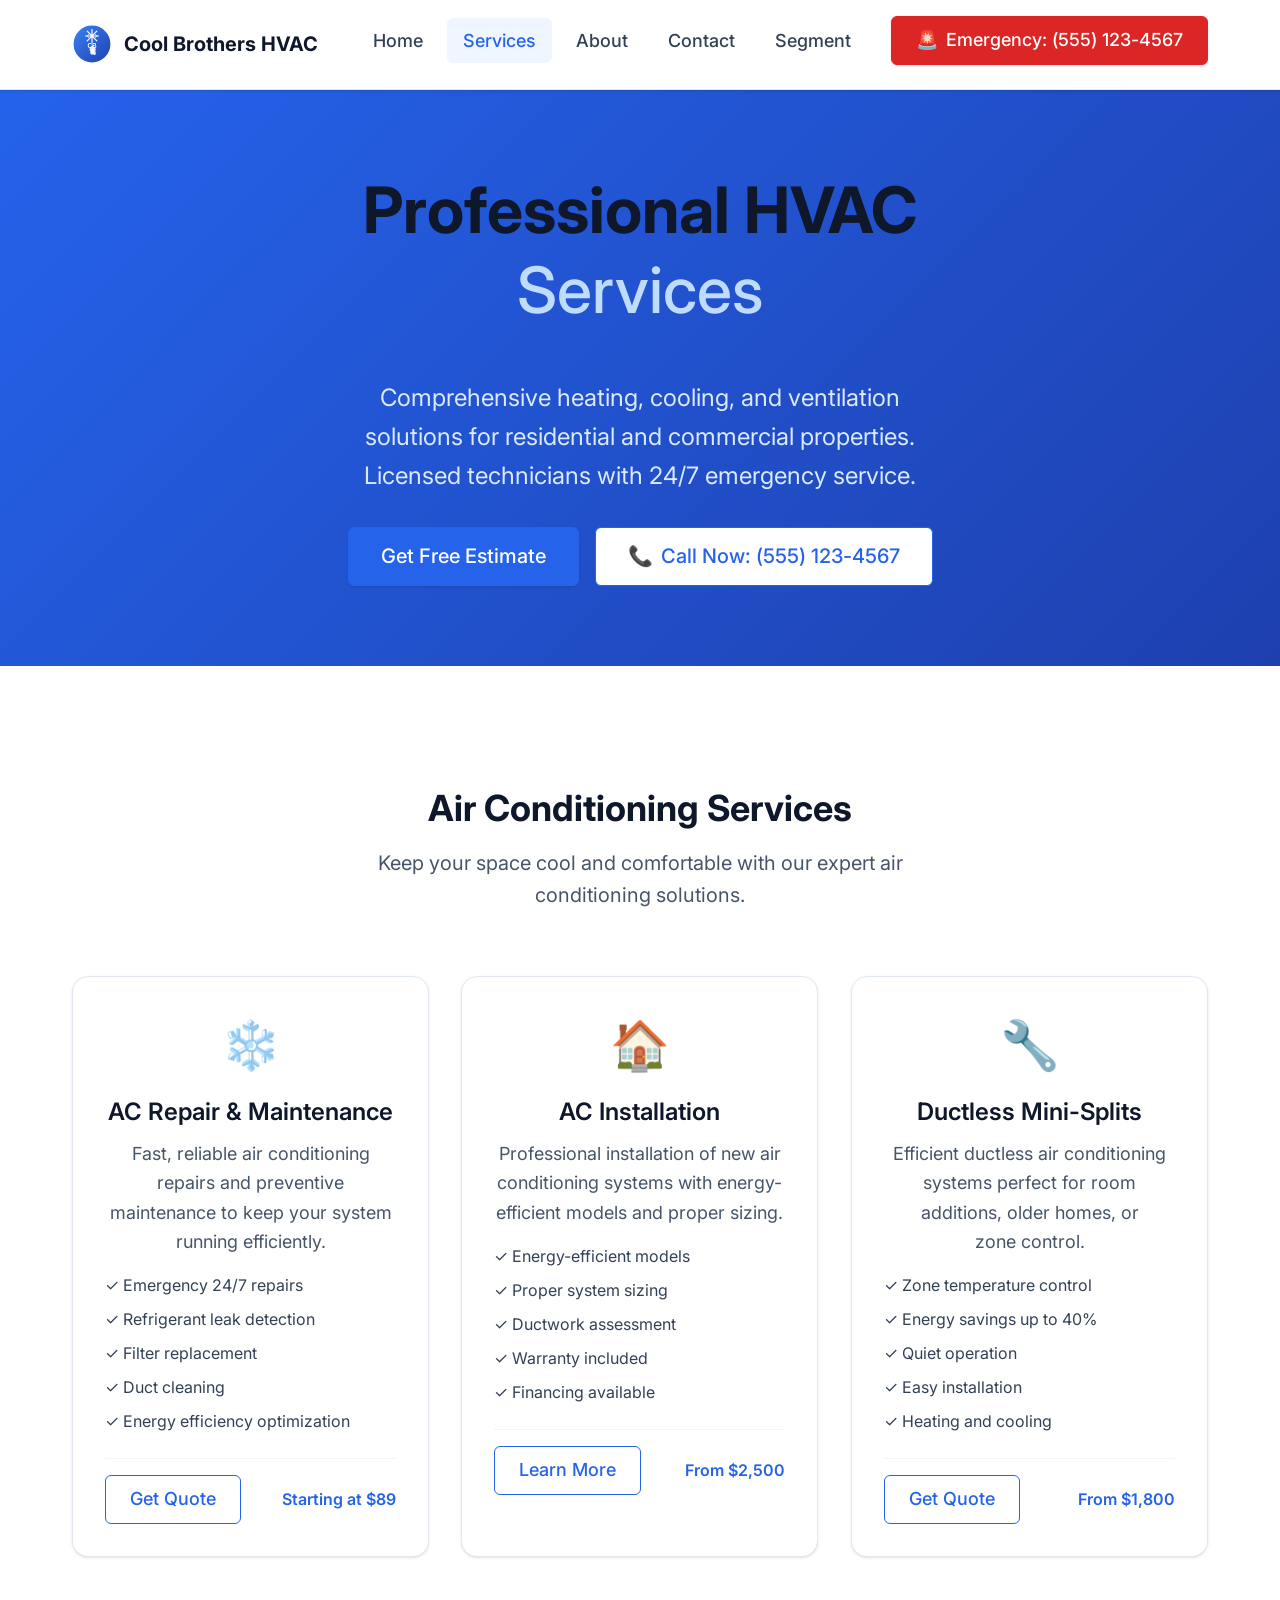
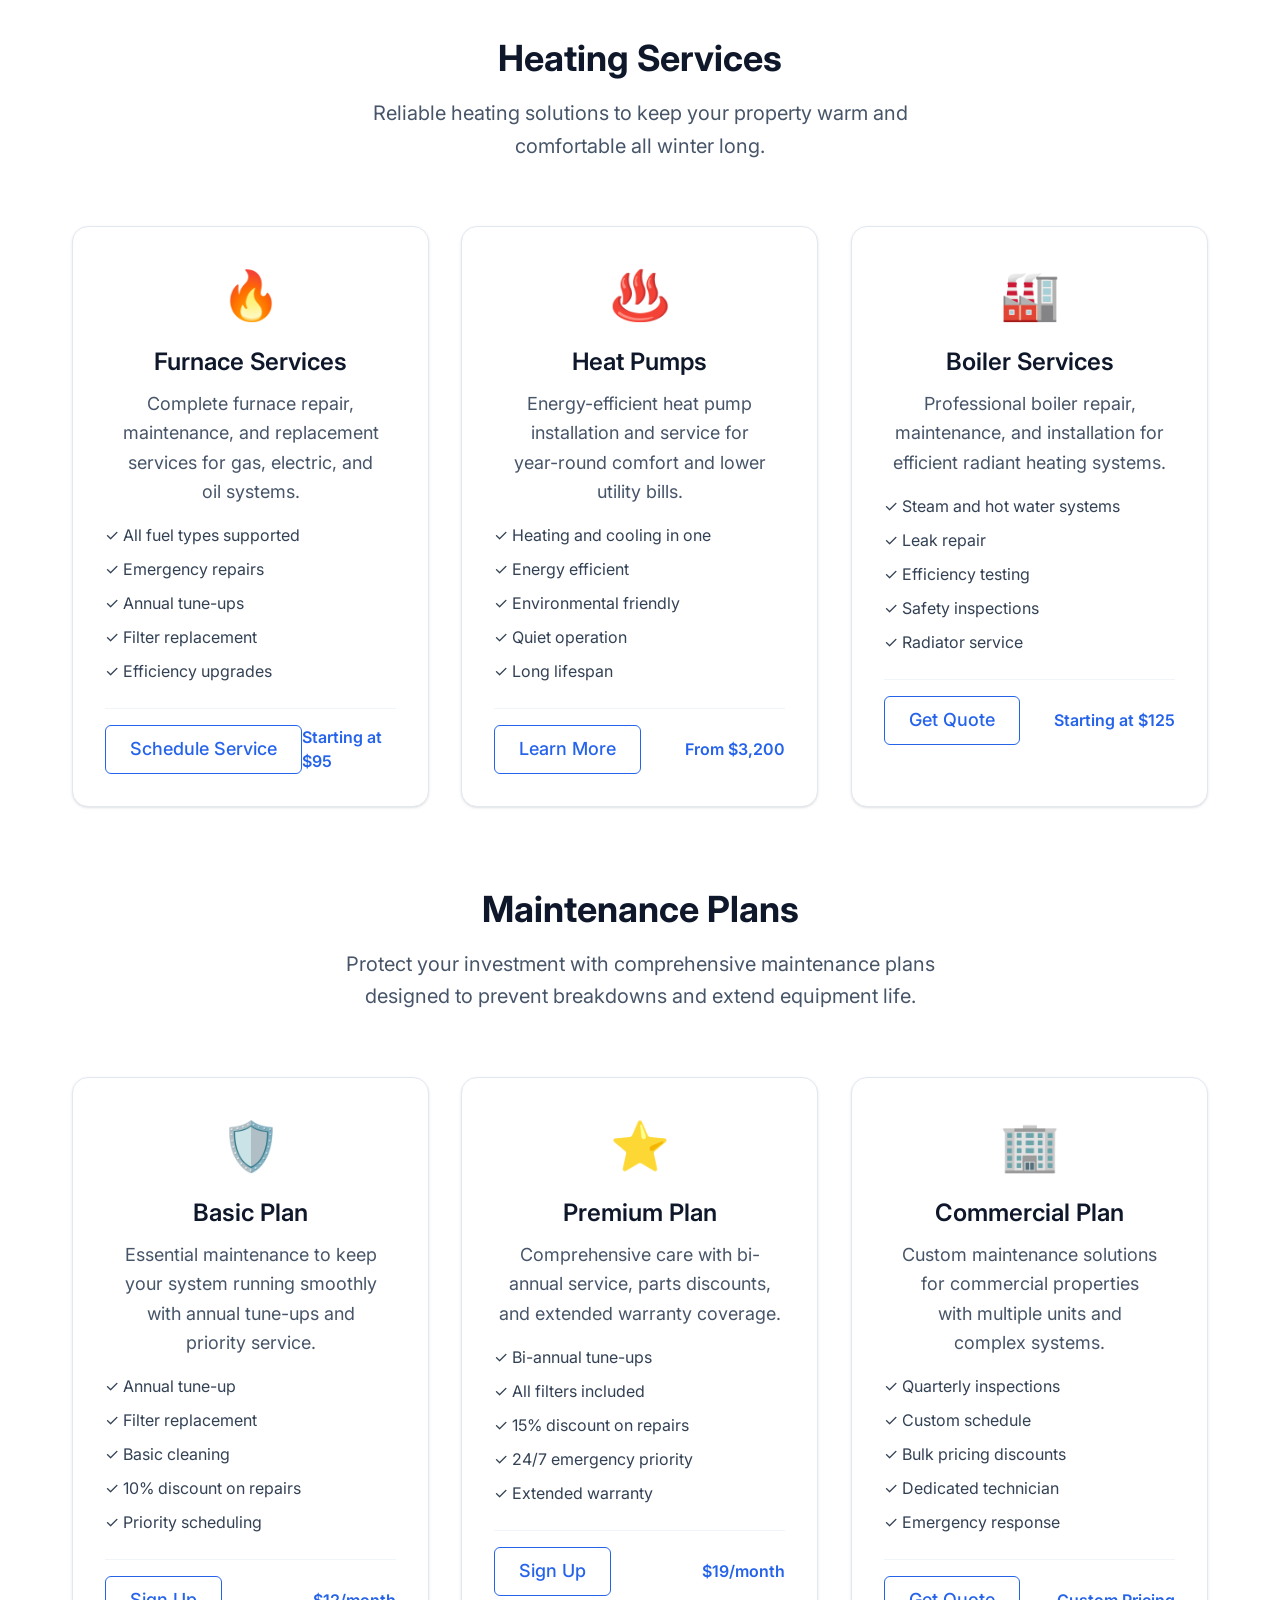
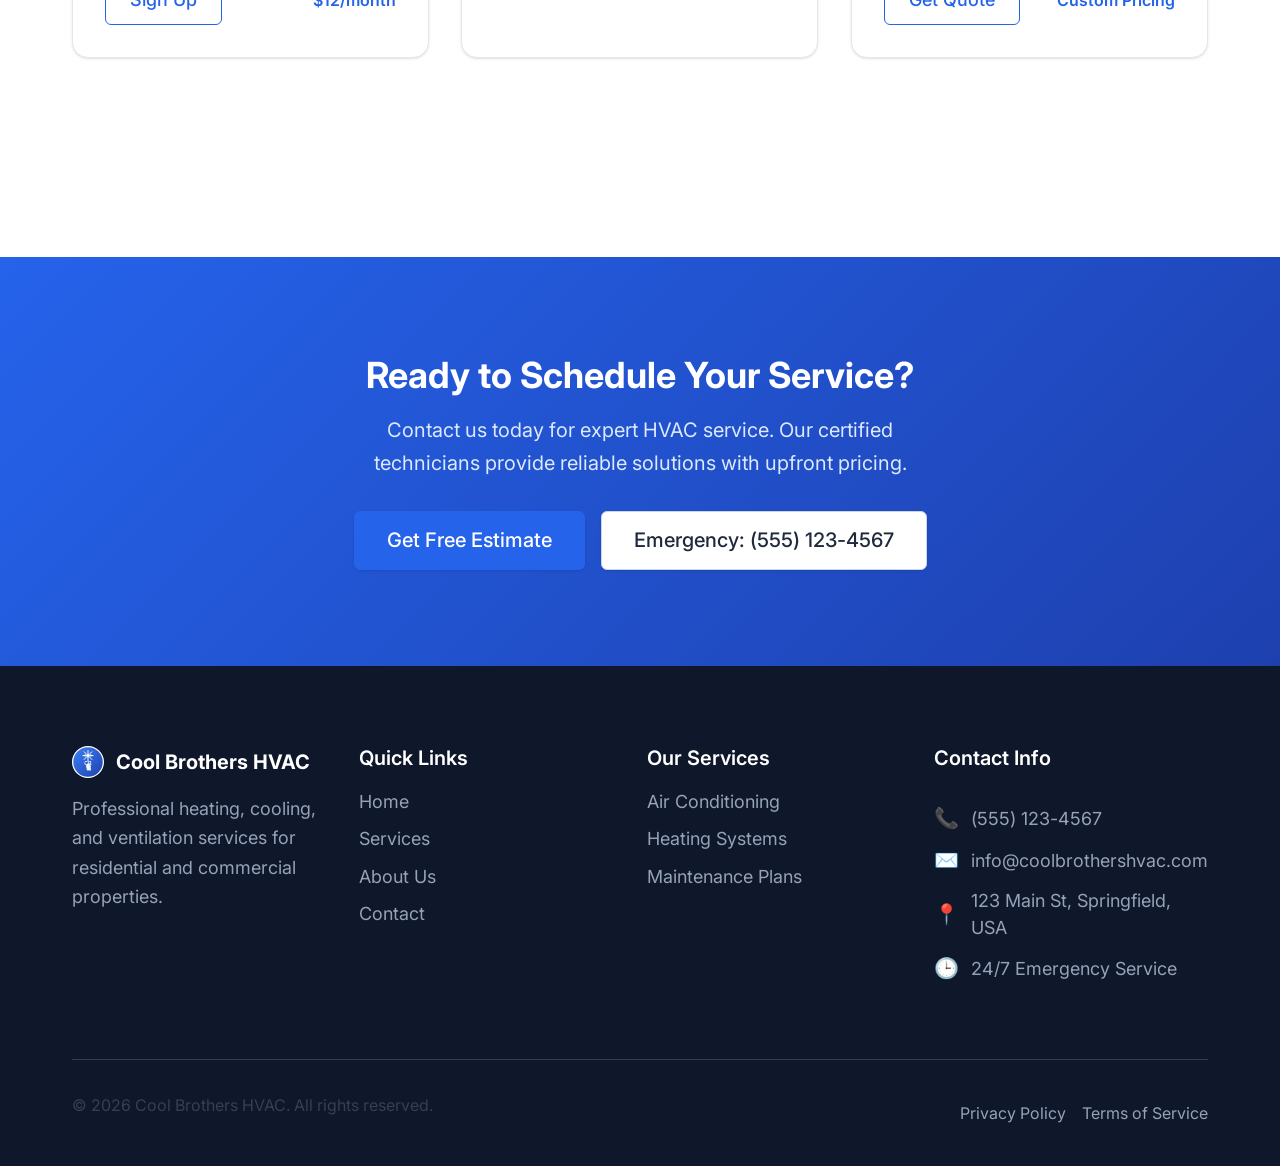
<file: services.html>
<!doctype html>
<html lang="en">
  <head>
    <meta charset="UTF-8" />
    <meta name="viewport" content="width=device-width, initial-scale=1.0" />
    <meta
      name="description"
      content="Cool Brothers HVAC Services - Professional AC repair, heating, maintenance, and commercial HVAC solutions. Expert technicians available 24/7."
    />
    <meta
      name="keywords"
      content="HVAC services, air conditioning repair, heating installation, maintenance plans, commercial HVAC"
    />
    <title>Services - Cool Brothers HVAC</title>

    <!-- Stylesheets -->
    <link rel="stylesheet" href="css/main.css" />

    <!-- Load Configuration First -->

    <!-- Google Fonts -->
    <link rel="preconnect" href="https://fonts.googleapis.com" />
    <link rel="preconnect" href="https://fonts.gstatic.com" crossorigin />
    <link
      href="https://fonts.googleapis.com/css2?family=Inter:wght@400;500;600;700&family=Open+Sans:wght@400;600&display=swap"
      rel="stylesheet"
    />
  </head>
  <body>
    <!-- Header with navigation -->
    <header class="header" role="banner">
      <div class="container">
        <nav class="navbar" role="navigation" aria-label="Main navigation">
          <!-- Logo and company name -->
          <div class="navbar__brand">
            <img
              src="assets/images/logo.svg"
              alt="Cool Brothers HVAC"
              class="logo"
              width="50"
              height="50"
            />
            <span class="company-name">Cool Brothers HVAC</span>
          </div>

          <!-- Mobile menu toggle button -->
          <button
            class="navbar__toggle"
            aria-label="Toggle mobile menu"
            aria-expanded="false"
          >
            <span class="navbar__toggle-icon"></span>
            <span class="navbar__toggle-icon"></span>
            <span class="navbar__toggle-icon"></span>
          </button>

          <!-- Navigation menu -->
          <div class="navbar__menu" id="navbarMenu">
            <ul class="navbar__nav" role="menubar">
              <li class="navbar__item" role="none">
                <a href="index.html" class="navbar__link" role="menuitem"
                onclick="analytics.track('Navigation Click', { link_text: 'Home', section: 'Header' });"
                  >Home</a
                >
              </li>
              <li class="navbar__item" role="none">
                <a
                  href="services.html"
                  class="navbar__link navbar__link--active"
                  role="menuitem"
                  aria-current="page"
                    onclick="analytics.track('Navigation Click', { link_text: 'Services', section: 'Header' });"
                  >Services</a
                >
              </li>
              <li class="navbar__item" role="none">
                <a href="about.html" class="navbar__link" role="menuitem"
                onclick="analytics.track('Navigation Click', { link_text: 'About', section: 'Header' });"
                    >About</a
                >
              </li>
              <li class="navbar__item" role="none">
                <a href="contact.html" class="navbar__link" role="menuitem"
                    onclick="analytics.track('Navigation Click', { link_text: 'Contact', section: 'Header' });"
                  >Contact</a
                >
              </li>
              <li class="navbar__item" role="none">
                <a href="segment.html" class="navbar__link" role="menuitem"
                    onclick="analytics.track('Navigation Click', { link_text: 'Segment', section: 'Header' });"
                  >Segment</a
                >
              </li>
              <!-- Emergency contact in header -->
              <li class="navbar__item navbar__item--emergency" role="none">
                <a
                  href="#"
                  class="btn btn--emergency"
                  role="menuitem"
                  id="headerEmergencyBtn"
                >
                  <span class="emergency-icon">🚨</span>
                  <span class="emergency-text">Emergency: (555) 123-4567</span>
                </a>
              </li>
            </ul>
          </div>
        </nav>
      </div>
    </header>

    <!-- Main content -->
    <main id="main" class="main" role="main">
      <!-- Page Hero -->
      <section class="hero">
        <div class="container">
          <div class="hero__content">
            <h1 class="hero__title">
              Professional HVAC
              <span class="hero__subtitle">Services</span>
            </h1>
            <p class="hero__description">
              Comprehensive heating, cooling, and ventilation solutions for
              residential and commercial properties. Licensed technicians with
              24/7 emergency service.
            </p>
            <div class="hero__actions">
              <a href="contact.html" class="btn btn--primary btn--large">
                Get Free Estimate
              </a>
              <a
                href="#"
                class="btn btn--secondary btn--large"
                id="heroPhoneBtn"
              >
                <span class="phone-icon">📞</span>
                <span class="phone-text">Call Now: (555) 123-4567</span>
              </a>
            </div>
          </div>
        </div>
      </section>

      <!-- Services Sections -->
      <section class="section">
        <div class="container">
          <!-- Air Conditioning Services -->
          <div id="air-conditioning" class="mb-20">
            <div class="section-header">
              <h2 class="section-title">Air Conditioning Services</h2>
              <p class="section-description">
                Keep your space cool and comfortable with our expert air
                conditioning solutions.
              </p>
            </div>
            <div class="services-grid">
              <div class="service-card">
                <div class="service-card__icon">❄️</div>
                <h3 class="service-card__title">AC Repair & Maintenance</h3>
                <p class="service-card__description">
                  Fast, reliable air conditioning repairs and preventive
                  maintenance to keep your system running efficiently.
                </p>
                <ul class="service-card__features">
                  <li>✓ Emergency 24/7 repairs</li>
                  <li>✓ Refrigerant leak detection</li>
                  <li>✓ Filter replacement</li>
                  <li>✓ Duct cleaning</li>
                  <li>✓ Energy efficiency optimization</li>
                </ul>
                <div class="service-card__actions">
                  <a href="contact.html" class="btn btn--outline">Get Quote</a>
                  <span class="service-card__price">Starting at $89</span>
                </div>
              </div>

              <div class="service-card">
                <div class="service-card__icon">🏠</div>
                <h3 class="service-card__title">AC Installation</h3>
                <p class="service-card__description">
                  Professional installation of new air conditioning systems with
                  energy-efficient models and proper sizing.
                </p>
                <ul class="service-card__features">
                  <li>✓ Energy-efficient models</li>
                  <li>✓ Proper system sizing</li>
                  <li>✓ Ductwork assessment</li>
                  <li>✓ Warranty included</li>
                  <li>✓ Financing available</li>
                </ul>
                <div class="service-card__actions">
                  <a href="contact.html" class="btn btn--outline">Learn More</a>
                  <span class="service-card__price">From $2,500</span>
                </div>
              </div>

              <div class="service-card">
                <div class="service-card__icon">🔧</div>
                <h3 class="service-card__title">Ductless Mini-Splits</h3>
                <p class="service-card__description">
                  Efficient ductless air conditioning systems perfect for room
                  additions, older homes, or zone control.
                </p>
                <ul class="service-card__features">
                  <li>✓ Zone temperature control</li>
                  <li>✓ Energy savings up to 40%</li>
                  <li>✓ Quiet operation</li>
                  <li>✓ Easy installation</li>
                  <li>✓ Heating and cooling</li>
                </ul>
                <div class="service-card__actions">
                  <a href="contact.html" class="btn btn--outline">Get Quote</a>
                  <span class="service-card__price">From $1,800</span>
                </div>
              </div>
            </div>
          </div>

          <!-- Heating Services -->
          <div id="heating" class="mb-20">
            <div class="section-header">
              <h2 class="section-title">Heating Services</h2>
              <p class="section-description">
                Reliable heating solutions to keep your property warm and
                comfortable all winter long.
              </p>
            </div>
            <div class="services-grid">
              <div class="service-card">
                <div class="service-card__icon">🔥</div>
                <h3 class="service-card__title">Furnace Services</h3>
                <p class="service-card__description">
                  Complete furnace repair, maintenance, and replacement services
                  for gas, electric, and oil systems.
                </p>
                <ul class="service-card__features">
                  <li>✓ All fuel types supported</li>
                  <li>✓ Emergency repairs</li>
                  <li>✓ Annual tune-ups</li>
                  <li>✓ Filter replacement</li>
                  <li>✓ Efficiency upgrades</li>
                </ul>
                <div class="service-card__actions">
                  <a href="contact.html" class="btn btn--outline"
                    >Schedule Service</a
                  >
                  <span class="service-card__price">Starting at $95</span>
                </div>
              </div>

              <div class="service-card">
                <div class="service-card__icon">♨️</div>
                <h3 class="service-card__title">Heat Pumps</h3>
                <p class="service-card__description">
                  Energy-efficient heat pump installation and service for
                  year-round comfort and lower utility bills.
                </p>
                <ul class="service-card__features">
                  <li>✓ Heating and cooling in one</li>
                  <li>✓ Energy efficient</li>
                  <li>✓ Environmental friendly</li>
                  <li>✓ Quiet operation</li>
                  <li>✓ Long lifespan</li>
                </ul>
                <div class="service-card__actions">
                  <a href="contact.html" class="btn btn--outline">Learn More</a>
                  <span class="service-card__price">From $3,200</span>
                </div>
              </div>

              <div class="service-card">
                <div class="service-card__icon">🏭</div>
                <h3 class="service-card__title">Boiler Services</h3>
                <p class="service-card__description">
                  Professional boiler repair, maintenance, and installation for
                  efficient radiant heating systems.
                </p>
                <ul class="service-card__features">
                  <li>✓ Steam and hot water systems</li>
                  <li>✓ Leak repair</li>
                  <li>✓ Efficiency testing</li>
                  <li>✓ Safety inspections</li>
                  <li>✓ Radiator service</li>
                </ul>
                <div class="service-card__actions">
                  <a href="contact.html" class="btn btn--outline">Get Quote</a>
                  <span class="service-card__price">Starting at $125</span>
                </div>
              </div>
            </div>
          </div>

          <!-- Maintenance Plans -->
          <div id="maintenance" class="mb-20">
            <div class="section-header">
              <h2 class="section-title">Maintenance Plans</h2>
              <p class="section-description">
                Protect your investment with comprehensive maintenance plans
                designed to prevent breakdowns and extend equipment life.
              </p>
            </div>
            <div class="services-grid">
              <div class="service-card">
                <div class="service-card__icon">🛡️</div>
                <h3 class="service-card__title">Basic Plan</h3>
                <p class="service-card__description">
                  Essential maintenance to keep your system running smoothly
                  with annual tune-ups and priority service.
                </p>
                <ul class="service-card__features">
                  <li>✓ Annual tune-up</li>
                  <li>✓ Filter replacement</li>
                  <li>✓ Basic cleaning</li>
                  <li>✓ 10% discount on repairs</li>
                  <li>✓ Priority scheduling</li>
                </ul>
                <div class="service-card__actions">
                  <a href="contact.html" class="btn btn--outline">Sign Up</a>
                  <span class="service-card__price">$12/month</span>
                </div>
              </div>

              <div class="service-card">
                <div class="service-card__icon">⭐</div>
                <h3 class="service-card__title">Premium Plan</h3>
                <p class="service-card__description">
                  Comprehensive care with bi-annual service, parts discounts,
                  and extended warranty coverage.
                </p>
                <ul class="service-card__features">
                  <li>✓ Bi-annual tune-ups</li>
                  <li>✓ All filters included</li>
                  <li>✓ 15% discount on repairs</li>
                  <li>✓ 24/7 emergency priority</li>
                  <li>✓ Extended warranty</li>
                </ul>
                <div class="service-card__actions">
                  <a href="contact.html" class="btn btn--outline">Sign Up</a>
                  <span class="service-card__price">$19/month</span>
                </div>
              </div>

              <div class="service-card">
                <div class="service-card__icon">🏢</div>
                <h3 class="service-card__title">Commercial Plan</h3>
                <p class="service-card__description">
                  Custom maintenance solutions for commercial properties with
                  multiple units and complex systems.
                </p>
                <ul class="service-card__features">
                  <li>✓ Quarterly inspections</li>
                  <li>✓ Custom schedule</li>
                  <li>✓ Bulk pricing discounts</li>
                  <li>✓ Dedicated technician</li>
                  <li>✓ Emergency response</li>
                </ul>
                <div class="service-card__actions">
                  <a href="contact.html" class="btn btn--outline">Get Quote</a>
                  <span class="service-card__price">Custom Pricing</span>
                </div>
              </div>
            </div>
          </div>
        </div>
      </section>

      <!-- Call to Action -->
      <section class="cta-section">
        <div class="container">
          <div class="cta-content">
            <h2 class="cta-title">Ready to Schedule Your Service?</h2>
            <p class="cta-description">
              Contact us today for expert HVAC service. Our certified
              technicians provide reliable solutions with upfront pricing.
            </p>
            <div class="cta-actions">
              <a href="contact.html" class="btn btn--primary btn--large">
                Get Free Estimate
              </a>
              <a
                href="tel:+15551234567"
                class="btn btn--white btn--large"
                id="ctaEmergencyBtn"
              >
                <span class="emergency-text">Emergency: (555) 123-4567</span>
              </a>
            </div>
          </div>
        </div>
      </section>
    </main>

    <!-- Footer -->
    <footer class="footer" role="contentinfo">
      <div class="container">
        <div class="footer__content">
          <!-- Company Information -->
          <div class="footer__section">
            <div class="footer__brand">
              <img
                src="assets/images/logo.svg"
                alt="Cool Brothers HVAC"
                class="footer__logo"
                width="40"
                height="40"
              />
              <span class="footer__company-name">Cool Brothers HVAC</span>
            </div>
            <p class="footer__description">
              Professional heating, cooling, and ventilation services for
              residential and commercial properties.
            </p>
          </div>

          <!-- Quick Links -->
          <div class="footer__section">
            <h3 class="footer__title">Quick Links</h3>
            <nav
              class="footer__nav"
              role="navigation"
              aria-label="Footer navigation"
            >
              <ul class="footer__nav-list">
                <li><a href="index.html" class="footer__link">Home</a></li>
                <li>
                  <a href="services.html" class="footer__link">Services</a>
                </li>
                <li><a href="about.html" class="footer__link">About Us</a></li>
                <li><a href="contact.html" class="footer__link">Contact</a></li>
              </ul>
            </nav>
          </div>

          <!-- Services -->
          <div class="footer__section">
            <h3 class="footer__title">Our Services</h3>
            <ul class="footer__nav-list">
              <li>
                <a href="#air-conditioning" class="footer__link"
                  >Air Conditioning</a
                >
              </li>
              <li>
                <a href="#heating" class="footer__link">Heating Systems</a>
              </li>
              <li>
                <a href="#maintenance" class="footer__link"
                  >Maintenance Plans</a
                >
              </li>
            </ul>
          </div>

          <!-- Contact Information -->
          <div class="footer__section">
            <h3 class="footer__title">Contact Info</h3>
            <div class="footer__contact">
              <div class="contact-item">
                <span class="contact-item__icon">📞</span>
                <a
                  href="tel:+15551234567"
                  class="contact-item__text"
                  id="footerPhoneLink"
                  >(555) 123-4567</a
                >
              </div>
              <div class="contact-item">
                <span class="contact-item__icon">✉️</span>
                <a
                  href="mailto:info@coolbrothershvac.com"
                  class="contact-item__text"
                  id="footerEmailLink"
                  >info@coolbrothershvac.com</a
                >
              </div>
              <div class="contact-item">
                <span class="contact-item__icon">📍</span>
                <span class="contact-item__text" id="footerAddress"
                  >123 Main St, Springfield, USA</span
                >
              </div>
              <div class="contact-item">
                <span class="contact-item__icon">🕒</span>
                <span class="contact-item__text">24/7 Emergency Service</span>
              </div>
            </div>
          </div>
        </div>

        <!-- Footer Bottom -->
        <div class="footer__bottom">
          <div class="footer__copyright">
            <p>&copy; 2026 Cool Brothers HVAC. All rights reserved.</p>
          </div>
          <div class="footer__legal">
            <a href="#" class="footer__legal-link">Privacy Policy</a>
            <a href="#" class="footer__legal-link">Terms of Service</a>
          </div>
        </div>
      </div>
    </footer>

    <!-- JavaScript files -->
    <script src="js/main.js"></script>
  </body>
</html>
</file>
<file: css/main.css>
/* ==========================================================================
   Cool Brothers HVAC - Main Stylesheet
   
   A comprehensive CSS foundation for a professional HVAC business website.
   Built with modern CSS practices, accessibility, and performance in mind.
   
   Table of Contents:
   1. CSS Custom Properties (Variables)
   2. CSS Reset & Base Styles
   3. Typography System
   4. Layout & Utilities
   5. Components
   6. Responsive Design
   7. Animations & Transitions
   8. Print Styles
   ========================================================================== */

/* ==========================================================================
   1. CSS CUSTOM PROPERTIES (CSS VARIABLES)
   ========================================================================== */

:root {
  /* === Color Palette === */
  /* Primary Blues - Professional & Trustworthy */
  --color-primary-50: #eff6ff;
  --color-primary-100: #dbeafe;
  --color-primary-200: #bfdbfe;
  --color-primary-300: #93c5fd;
  --color-primary-400: #60a5fa;
  --color-primary-500: #3b82f6;  /* Primary brand color */
  --color-primary-600: #2563eb;  /* Primary dark */
  --color-primary-700: #1d4ed8;
  --color-primary-800: #1e40af;
  --color-primary-900: #1e3a8a;

  /* Secondary Grays - Professional & Clean */
  --color-gray-50: #f8fafc;
  --color-gray-100: #f1f5f9;
  --color-gray-200: #e2e8f0;
  --color-gray-300: #cbd5e1;
  --color-gray-400: #94a3b8;
  --color-gray-500: #64748b;
  --color-gray-600: #475569;
  --color-gray-700: #334155;
  --color-gray-800: #1e293b;
  --color-gray-900: #0f172a;

  /* Accent Colors */
  --color-accent-blue: #0ea5e9;     /* Sky blue for highlights */
  --color-accent-teal: #0d9488;     /* Cooling teal */
  --color-warm-orange: #ea580c;     /* Heating orange */
  
  /* Semantic Colors */
  --color-white: #ffffff;
  --color-black: #000000;
  --color-success: #10b981;
  --color-warning: #f59e0b;
  --color-error: #ef4444;
  --color-emergency: #dc2626;

  /* === Typography === */
  --font-primary: 'Inter', -apple-system, BlinkMacSystemFont, 'Segoe UI', Roboto, sans-serif;
  --font-secondary: 'Open Sans', -apple-system, BlinkMacSystemFont, 'Segoe UI', Roboto, sans-serif;
  --font-mono: 'SF Mono', Monaco, Consolas, 'Liberation Mono', 'Courier New', monospace;

  /* Font Weights */
  --font-weight-light: 300;
  --font-weight-normal: 400;
  --font-weight-medium: 500;
  --font-weight-semibold: 600;
  --font-weight-bold: 700;

  /* Font Sizes - Fluid Typography */
  --font-size-xs: clamp(0.75rem, 0.7rem + 0.25vw, 0.875rem);
  --font-size-sm: clamp(0.875rem, 0.8rem + 0.375vw, 1rem);
  --font-size-base: clamp(1rem, 0.9rem + 0.5vw, 1.125rem);
  --font-size-lg: clamp(1.125rem, 1rem + 0.625vw, 1.25rem);
  --font-size-xl: clamp(1.25rem, 1.1rem + 0.75vw, 1.5rem);
  --font-size-2xl: clamp(1.5rem, 1.3rem + 1vw, 1.875rem);
  --font-size-3xl: clamp(1.875rem, 1.6rem + 1.375vw, 2.25rem);
  --font-size-4xl: clamp(2.25rem, 1.9rem + 1.75vw, 3rem);
  --font-size-5xl: clamp(3rem, 2.5rem + 2.5vw, 4rem);

  /* Line Heights */
  --line-height-tight: 1.25;
  --line-height-snug: 1.375;
  --line-height-normal: 1.5;
  --line-height-relaxed: 1.625;
  --line-height-loose: 2;

  /* === Spacing === */
  --space-px: 1px;
  --space-0: 0;
  --space-1: 0.25rem;    /* 4px */
  --space-2: 0.5rem;     /* 8px */
  --space-3: 0.75rem;    /* 12px */
  --space-4: 1rem;       /* 16px */
  --space-5: 1.25rem;    /* 20px */
  --space-6: 1.5rem;     /* 24px */
  --space-8: 2rem;       /* 32px */
  --space-10: 2.5rem;    /* 40px */
  --space-12: 3rem;      /* 48px */
  --space-16: 4rem;      /* 64px */
  --space-20: 5rem;      /* 80px */
  --space-24: 6rem;      /* 96px */
  --space-32: 8rem;      /* 128px */

  /* === Layout === */
  --container-max-width: 1200px;
  --container-padding: var(--space-4);
  --section-padding: var(--space-20);
  --card-padding: var(--space-6);

  /* Breakpoints (for reference in media queries) */
  --breakpoint-sm: 640px;
  --breakpoint-md: 768px;
  --breakpoint-lg: 1024px;
  --breakpoint-xl: 1280px;

  /* === Borders & Radius === */
  --border-width: 1px;
  --border-width-2: 2px;
  --border-radius-sm: 0.25rem;
  --border-radius: 0.375rem;
  --border-radius-md: 0.5rem;
  --border-radius-lg: 0.75rem;
  --border-radius-xl: 1rem;
  --border-radius-2xl: 1.5rem;
  --border-radius-full: 9999px;

  /* === Shadows === */
  --shadow-xs: 0 1px 2px 0 rgb(0 0 0 / 0.05);
  --shadow-sm: 0 1px 3px 0 rgb(0 0 0 / 0.1), 0 1px 2px -1px rgb(0 0 0 / 0.1);
  --shadow-md: 0 4px 6px -1px rgb(0 0 0 / 0.1), 0 2px 4px -2px rgb(0 0 0 / 0.1);
  --shadow-lg: 0 10px 15px -3px rgb(0 0 0 / 0.1), 0 4px 6px -4px rgb(0 0 0 / 0.1);
  --shadow-xl: 0 20px 25px -5px rgb(0 0 0 / 0.1), 0 8px 10px -6px rgb(0 0 0 / 0.1);
  --shadow-2xl: 0 25px 50px -12px rgb(0 0 0 / 0.25);

  /* === Z-Index Scale === */
  --z-index-dropdown: 1000;
  --z-index-sticky: 1020;
  --z-index-fixed: 1030;
  --z-index-modal: 1040;
  --z-index-popover: 1050;
  --z-index-tooltip: 1060;

  /* === Transitions === */
  --transition-fast: 150ms ease-in-out;
  --transition-normal: 200ms ease-in-out;
  --transition-slow: 300ms ease-in-out;
  --transition-slower: 500ms ease-in-out;

  /* === Animation Curves === */
  --ease-out-cubic: cubic-bezier(0.33, 1, 0.68, 1);
  --ease-in-out-cubic: cubic-bezier(0.65, 0, 0.35, 1);
}

/* ==========================================================================
   2. CSS RESET & BASE STYLES
   ========================================================================== */

/* Modern CSS Reset */
*,
*::before,
*::after {
  box-sizing: border-box;
}

* {
  margin: 0;
  padding: 0;
}

html,
body {
  height: 100%;
}

body {
  font-family: var(--font-primary);
  font-size: var(--font-size-base);
  font-weight: var(--font-weight-normal);
  line-height: var(--line-height-normal);
  color: var(--color-gray-800);
  background-color: var(--color-white);
  -webkit-font-smoothing: antialiased;
  -moz-osx-font-smoothing: grayscale;
  text-rendering: optimizeSpeed;
}

/* Improve media defaults */
img,
picture,
video,
canvas,
svg {
  display: block;
  max-width: 100%;
  height: auto;
}

/* Remove built-in form typography styles */
input,
button,
textarea,
select {
  font: inherit;
}

/* Avoid text overflows */
p,
h1,
h2,
h3,
h4,
h5,
h6 {
  overflow-wrap: break-word;
  hyphens: auto;
}

/* Improve line wrapping */
p {
  text-wrap: pretty;
}

h1,
h2,
h3,
h4,
h5,
h6 {
  text-wrap: balance;
}

/* Remove default button styles */
button {
  background: none;
  border: none;
  cursor: pointer;
}

/* Remove default link styles */
a {
  color: inherit;
  text-decoration: none;
}

/* Reset list styles */
ul,
ol {
  list-style: none;
}

/* Ensure consistent table rendering */
table {
  border-collapse: collapse;
  border-spacing: 0;
}

/* Accessibility improvements */
/* Remove animations for users who prefer reduced motion */
@media (prefers-reduced-motion: reduce) {
  *,
  *::before,
  *::after {
    animation-duration: 0.01ms !important;
    animation-iteration-count: 1 !important;
    transition-duration: 0.01ms !important;
    scroll-behavior: auto !important;
  }
}

/* Screen reader only content */
.sr-only {
  position: absolute;
  width: 1px;
  height: 1px;
  padding: 0;
  margin: -1px;
  overflow: hidden;
  clip: rect(0, 0, 0, 0);
  white-space: nowrap;
  border: 0;
}

/* Skip link for keyboard navigation */
.skip-link {
  position: absolute;
  top: -40px;
  left: 6px;
  background: var(--color-primary-600);
  color: var(--color-white);
  padding: var(--space-2) var(--space-4);
  border-radius: var(--border-radius);
  text-decoration: none;
  z-index: var(--z-index-tooltip);
  font-weight: var(--font-weight-medium);
  transition: var(--transition-fast);
}

.skip-link:focus {
  top: 6px;
}

/* ==========================================================================
   3. TYPOGRAPHY SYSTEM
   ========================================================================== */

/* Headings */
h1,
h2,
h3,
h4,
h5,
h6 {
  font-family: var(--font-primary);
  font-weight: var(--font-weight-bold);
  line-height: var(--line-height-tight);
  color: var(--color-gray-900);
  margin-bottom: var(--space-4);
}

h1 {
  font-size: var(--font-size-4xl);
  font-weight: var(--font-weight-bold);
}

h2 {
  font-size: var(--font-size-3xl);
  font-weight: var(--font-weight-bold);
}

h3 {
  font-size: var(--font-size-2xl);
  font-weight: var(--font-weight-semibold);
}

h4 {
  font-size: var(--font-size-xl);
  font-weight: var(--font-weight-semibold);
}

h5 {
  font-size: var(--font-size-lg);
  font-weight: var(--font-weight-medium);
}

h6 {
  font-size: var(--font-size-base);
  font-weight: var(--font-weight-medium);
  text-transform: uppercase;
  letter-spacing: 0.05em;
}

/* Paragraphs and text */
p {
  margin-bottom: var(--space-4);
  line-height: var(--line-height-relaxed);
  color: var(--color-gray-700);
}

/* Links */
a {
  color: var(--color-primary-600);
  transition: var(--transition-fast);
}

a:hover,
a:focus {
  color: var(--color-primary-700);
}

a:focus {
  outline: 2px solid var(--color-primary-500);
  outline-offset: 2px;
}

/* Lists */
ul,
ol {
  margin-left: var(--space-6);
  margin-bottom: var(--space-4);
}

li {
  margin-bottom: var(--space-2);
  line-height: var(--line-height-relaxed);
  color: var(--color-gray-700);
}

/* Quotes */
blockquote {
  border-left: 4px solid var(--color-primary-200);
  padding-left: var(--space-4);
  margin: var(--space-6) 0;
  font-style: italic;
  color: var(--color-gray-600);
  font-size: var(--font-size-lg);
  line-height: var(--line-height-relaxed);
}

/* Code */
code {
  font-family: var(--font-mono);
  font-size: 0.875em;
  background-color: var(--color-gray-100);
  padding: var(--space-1) var(--space-2);
  border-radius: var(--border-radius-sm);
  color: var(--color-gray-800);
}

/* Strong and emphasis */
strong {
  font-weight: var(--font-weight-semibold);
  color: var(--color-gray-900);
}

em {
  font-style: italic;
  color: var(--color-gray-700);
}

/* Small text */
small {
  font-size: var(--font-size-sm);
  color: var(--color-gray-500);
}

/* ==========================================================================
   4. LAYOUT & UTILITIES
   ========================================================================== */

/* Container */
.container {
  width: 100%;
  max-width: var(--container-max-width);
  margin: 0 auto;
  padding: 0 var(--container-padding);
}

@media (min-width: 640px) {
  .container {
    padding: 0 var(--space-6);
  }
}

@media (min-width: 1024px) {
  .container {
    padding: 0 var(--space-8);
  }
}

/* Section spacing */
.section {
  padding: var(--section-padding) 0;
}

/* Grid system */
.grid {
  display: grid;
  gap: var(--space-6);
}

.grid-cols-1 {
  grid-template-columns: repeat(1, minmax(0, 1fr));
}

.grid-cols-2 {
  grid-template-columns: repeat(2, minmax(0, 1fr));
}

.grid-cols-3 {
  grid-template-columns: repeat(3, minmax(0, 1fr));
}

.grid-cols-4 {
  grid-template-columns: repeat(4, minmax(0, 1fr));
}

/* Responsive grid adjustments */
@media (min-width: 640px) {
  .sm\:grid-cols-2 {
    grid-template-columns: repeat(2, minmax(0, 1fr));
  }
  .sm\:grid-cols-3 {
    grid-template-columns: repeat(3, minmax(0, 1fr));
  }
}

@media (min-width: 768px) {
  .md\:grid-cols-2 {
    grid-template-columns: repeat(2, minmax(0, 1fr));
  }
  .md\:grid-cols-3 {
    grid-template-columns: repeat(3, minmax(0, 1fr));
  }
  .md\:grid-cols-4 {
    grid-template-columns: repeat(4, minmax(0, 1fr));
  }
}

@media (min-width: 1024px) {
  .lg\:grid-cols-3 {
    grid-template-columns: repeat(3, minmax(0, 1fr));
  }
  .lg\:grid-cols-4 {
    grid-template-columns: repeat(4, minmax(0, 1fr));
  }
}

/* Flexbox utilities */
.flex {
  display: flex;
}

.inline-flex {
  display: inline-flex;
}

.flex-col {
  flex-direction: column;
}

.flex-row {
  flex-direction: row;
}

.flex-wrap {
  flex-wrap: wrap;
}

.items-center {
  align-items: center;
}

.items-start {
  align-items: flex-start;
}

.items-end {
  align-items: flex-end;
}

.justify-center {
  justify-content: center;
}

.justify-between {
  justify-content: space-between;
}

.justify-around {
  justify-content: space-around;
}

.justify-start {
  justify-content: flex-start;
}

.justify-end {
  justify-content: flex-end;
}

.gap-1 { gap: var(--space-1); }
.gap-2 { gap: var(--space-2); }
.gap-3 { gap: var(--space-3); }
.gap-4 { gap: var(--space-4); }
.gap-5 { gap: var(--space-5); }
.gap-6 { gap: var(--space-6); }
.gap-8 { gap: var(--space-8); }

/* Text alignment */
.text-left { text-align: left; }
.text-center { text-align: center; }
.text-right { text-align: right; }

/* Text colors */
.text-white { color: var(--color-white); }
.text-gray-500 { color: var(--color-gray-500); }
.text-gray-600 { color: var(--color-gray-600); }
.text-gray-700 { color: var(--color-gray-700); }
.text-gray-800 { color: var(--color-gray-800); }
.text-gray-900 { color: var(--color-gray-900); }
.text-primary-600 { color: var(--color-primary-600); }

/* Background colors */
.bg-white { background-color: var(--color-white); }
.bg-gray-50 { background-color: var(--color-gray-50); }
.bg-gray-100 { background-color: var(--color-gray-100); }
.bg-primary-50 { background-color: var(--color-primary-50); }
.bg-primary-500 { background-color: var(--color-primary-500); }
.bg-primary-600 { background-color: var(--color-primary-600); }

/* Spacing utilities */
.m-0 { margin: 0; }
.mt-0 { margin-top: 0; }
.mb-0 { margin-bottom: 0; }
.ml-0 { margin-left: 0; }
.mr-0 { margin-right: 0; }

.p-0 { padding: 0; }
.pt-0 { padding-top: 0; }
.pb-0 { padding-bottom: 0; }
.pl-0 { padding-left: 0; }
.pr-0 { padding-right: 0; }

.mb-4 { margin-bottom: var(--space-4); }
.mb-6 { margin-bottom: var(--space-6); }
.mb-8 { margin-bottom: var(--space-8); }

.py-4 { padding-top: var(--space-4); padding-bottom: var(--space-4); }
.py-6 { padding-top: var(--space-6); padding-bottom: var(--space-6); }
.py-8 { padding-top: var(--space-8); padding-bottom: var(--space-8); }

.px-4 { padding-left: var(--space-4); padding-right: var(--space-4); }
.px-6 { padding-left: var(--space-6); padding-right: var(--space-6); }
.px-8 { padding-left: var(--space-8); padding-right: var(--space-8); }

/* ==========================================================================
   5. COMPONENTS
   ========================================================================== */

/* === BUTTONS === */
.btn {
  display: inline-flex;
  align-items: center;
  justify-content: center;
  gap: var(--space-2);
  padding: var(--space-3) var(--space-6);
  font-family: var(--font-primary);
  font-size: var(--font-size-base);
  font-weight: var(--font-weight-medium);
  line-height: var(--line-height-tight);
  text-align: center;
  text-decoration: none;
  white-space: nowrap;
  border: var(--border-width) solid transparent;
  border-radius: var(--border-radius);
  cursor: pointer;
  transition: var(--transition-normal);
  user-select: none;
  min-height: 44px; /* Accessibility: minimum touch target */
}

.btn:focus {
  outline: 2px solid var(--color-primary-500);
  outline-offset: 2px;
}

.btn:disabled {
  opacity: 0.6;
  cursor: not-allowed;
}

/* Button Primary */
.btn--primary {
  background-color: var(--color-primary-600);
  color: var(--color-white);
  border-color: var(--color-primary-600);
  box-shadow: var(--shadow-sm);
}

.btn--primary:hover:not(:disabled) {
  background-color: var(--color-primary-700);
  border-color: var(--color-primary-700);
  transform: translateY(-1px);
  box-shadow: var(--shadow-md);
}

.btn--primary:active {
  transform: translateY(0);
  box-shadow: var(--shadow-sm);
}

/* Button Secondary */
.btn--secondary {
  background-color: var(--color-white);
  color: var(--color-primary-600);
  border-color: var(--color-primary-600);
}

.btn--secondary:hover:not(:disabled) {
  background-color: var(--color-primary-50);
  border-color: var(--color-primary-700);
  color: var(--color-primary-700);
}

/* Button Emergency */
.btn--emergency {
  background-color: var(--color-emergency);
  color: var(--color-white);
  border-color: var(--color-emergency);
  box-shadow: var(--shadow-sm);
  animation: pulse-emergency 2s infinite;
}

.btn--emergency:hover:not(:disabled) {
  background-color: #b91c1c;
  border-color: #b91c1c;
  animation: none;
}

@keyframes pulse-emergency {
  0%, 100% {
    box-shadow: 0 0 0 0 rgba(220, 38, 38, 0.7);
  }
  50% {
    box-shadow: 0 0 0 4px rgba(220, 38, 38, 0);
  }
}

/* Button White */
.btn--white {
  background-color: var(--color-white);
  color: var(--color-gray-800);
  border-color: var(--color-gray-300);
  box-shadow: var(--shadow-sm);
}

.btn--white:hover:not(:disabled) {
  background-color: var(--color-gray-50);
  border-color: var(--color-gray-400);
}

/* Button Outline */
.btn--outline {
  background-color: transparent;
  color: var(--color-primary-600);
  border-color: var(--color-primary-600);
}

.btn--outline:hover:not(:disabled) {
  background-color: var(--color-primary-600);
  color: var(--color-white);
}

/* Button Sizes */
.btn--small {
  padding: var(--space-2) var(--space-4);
  font-size: var(--font-size-sm);
  min-height: 36px;
}

.btn--large {
  padding: var(--space-4) var(--space-8);
  font-size: var(--font-size-lg);
  min-height: 52px;
}

/* Button Full Width */
.btn--full {
  width: 100%;
}

/* === CARDS === */
.card {
  background-color: var(--color-white);
  border: var(--border-width) solid var(--color-gray-200);
  border-radius: var(--border-radius-lg);
  padding: var(--card-padding);
  box-shadow: var(--shadow-sm);
  transition: var(--transition-normal);
}

.card:hover {
  box-shadow: var(--shadow-md);
  transform: translateY(-2px);
}

.card__header {
  margin-bottom: var(--space-4);
}

.card__title {
  font-size: var(--font-size-lg);
  font-weight: var(--font-weight-semibold);
  color: var(--color-gray-900);
  margin-bottom: var(--space-2);
}

.card__subtitle {
  font-size: var(--font-size-sm);
  color: var(--color-gray-600);
}

.card__content {
  margin-bottom: var(--space-4);
}

.card__footer {
  margin-top: auto;
  padding-top: var(--space-4);
  border-top: var(--border-width) solid var(--color-gray-100);
}

/* === BADGES === */
.badge {
  display: inline-flex;
  align-items: center;
  gap: var(--space-1);
  padding: var(--space-1) var(--space-3);
  font-size: var(--font-size-xs);
  font-weight: var(--font-weight-medium);
  text-transform: uppercase;
  letter-spacing: 0.05em;
  border-radius: var(--border-radius-full);
  background-color: var(--color-primary-100);
  color: var(--color-primary-700);
}

.trust-badge {
  display: flex;
  align-items: center;
  gap: var(--space-2);
  padding: var(--space-2) var(--space-4);
  background-color: var(--color-white);
  border: var(--border-width) solid var(--color-gray-200);
  border-radius: var(--border-radius);
  font-size: var(--font-size-sm);
  font-weight: var(--font-weight-medium);
  box-shadow: var(--shadow-sm);
}

.trust-badge__icon {
  color: var(--color-primary-600);
  font-size: var(--font-size-lg);
}

.trust-badge__text {
  color: var(--color-gray-700);
}

/* === HEADER & NAVIGATION === */
.header {
  position: sticky;
  top: 0;
  background-color: var(--color-white);
  border-bottom: var(--border-width) solid var(--color-gray-200);
  box-shadow: var(--shadow-sm);
  z-index: var(--z-index-sticky);
}

.navbar {
  display: flex;
  align-items: center;
  justify-content: space-between;
  gap: var(--space-4);
  padding: var(--space-4) 0;
  position: relative;
}

.navbar__brand {
  display: flex;
  align-items: center;
  gap: var(--space-3);
  font-weight: var(--font-weight-bold);
  font-size: var(--font-size-lg);
  color: var(--color-gray-900);
}

.navbar__brand .logo {
  width: 40px;
  height: 40px;
  object-fit: contain;
}

.navbar__toggle {
  display: none;
  flex-direction: column;
  gap: var(--space-1);
  background: none;
  border: none;
  cursor: pointer;
  padding: var(--space-2);
  border-radius: var(--border-radius-sm);
}

.navbar__toggle-icon {
  width: 20px;
  height: 2px;
  background-color: var(--color-gray-600);
  transition: var(--transition-fast);
  border-radius: var(--border-radius-full);
}

.navbar__menu {
  display: flex;
  align-items: center;
  gap: var(--space-2);
}

.navbar__nav {
  display: flex;
  align-items: center;
  gap: var(--space-2);
  margin: 0;
  padding: 0;
  list-style: none;
}

.navbar__link {
  display: inline-flex;
  align-items: center;
  padding: var(--space-2) var(--space-4);
  font-size: var(--font-size-base);
  font-weight: var(--font-weight-medium);
  color: var(--color-gray-700);
  text-decoration: none;
  border-radius: var(--border-radius);
  transition: var(--transition-fast);
  position: relative;
}

.navbar__link:hover,
.navbar__link:focus {
  color: var(--color-primary-600);
  background-color: var(--color-primary-50);
}

.navbar__link--active {
  color: var(--color-primary-600);
  background-color: var(--color-primary-50);
}

.navbar__item--emergency {
  margin-left: var(--space-4);
}

/* Mobile Navigation */
@media (max-width: 767px) {
  .navbar__toggle {
    display: flex;
  }

  .navbar__menu {
    position: absolute;
    top: 100%;
    left: 0;
    right: 0;
    background-color: var(--color-white);
    border: var(--border-width) solid var(--color-gray-200);
    border-top: none;
    box-shadow: var(--shadow-lg);
    padding: var(--space-4);
    transform: translateY(-10px);
    opacity: 0;
    visibility: hidden;
    transition: var(--transition-normal);
  }

  .navbar__menu--active {
    transform: translateY(0);
    opacity: 1;
    visibility: visible;
  }

  .navbar__nav {
    flex-direction: column;
    gap: var(--space-2);
    width: 100%;
  }

  .navbar__item {
    width: 100%;
  }

  .navbar__link {
    width: 100%;
    justify-content: center;
    text-align: center;
  }

  .navbar__item--emergency {
    margin-left: 0;
    margin-top: var(--space-2);
  }
}

/* === HERO SECTION === */
.hero {
  position: relative;
  background: linear-gradient(135deg, var(--color-primary-600) 0%, var(--color-primary-800) 100%);
  color: var(--color-white);
  padding: var(--space-20) 0;
  overflow: hidden;
}

.hero::before {
  content: '';
  position: absolute;
  top: 0;
  left: 0;
  right: 0;
  bottom: 0;
  background: url('data:image/svg+xml,<svg width="60" height="60" viewBox="0 0 60 60" xmlns="http://www.w3.org/2000/svg"><g fill="none" fill-rule="evenodd"><g fill="%23ffffff" fill-opacity="0.03"><circle cx="30" cy="30" r="3"/></g></svg>');
  z-index: 1;
}

.hero__content {
  position: relative;
  z-index: 2;
  display: flex;
  flex-direction: column;
  align-items: center;
  text-align: center;
  gap: var(--space-8);
}

.hero__title {
  font-size: var(--font-size-5xl);
  font-weight: var(--font-weight-bold);
  line-height: var(--line-height-tight);
  margin-bottom: var(--space-4);
  max-width: 800px;
}

.hero__subtitle {
  display: block;
  color: var(--color-primary-200);
  font-weight: var(--font-weight-medium);
}

.hero__description {
  font-size: var(--font-size-xl);
  line-height: var(--line-height-relaxed);
  color: var(--color-primary-100);
  max-width: 600px;
  margin-bottom: 0;
}

.hero__actions {
  display: flex;
  flex-wrap: wrap;
  gap: var(--space-4);
  justify-content: center;
}

.hero__badges {
  display: flex;
  flex-wrap: wrap;
  gap: var(--space-4);
  justify-content: center;
}

@media (max-width: 767px) {
  .hero {
    padding: var(--space-16) 0;
  }

  .hero__title {
    font-size: var(--font-size-3xl);
  }

  .hero__description {
    font-size: var(--font-size-lg);
  }

  .hero__actions {
    flex-direction: column;
    align-items: center;
  }

  .hero__badges {
    flex-direction: column;
    align-items: center;
  }
}

/* === SECTION HEADERS === */
.section-header {
  text-align: center;
  margin-bottom: var(--space-16);
}

.section-title {
  font-size: var(--font-size-3xl);
  font-weight: var(--font-weight-bold);
  color: var(--color-gray-900);
  margin-bottom: var(--space-4);
}

.section-description {
  font-size: var(--font-size-lg);
  color: var(--color-gray-600);
  max-width: 600px;
  margin: 0 auto;
  line-height: var(--line-height-relaxed);
}

/* === SERVICES SECTION === */
.services-overview {
  padding: var(--space-24) 0;
  background-color: var(--color-gray-50);
}

.services-grid {
  display: grid;
  grid-template-columns: 1fr;
  gap: var(--space-8);
  margin-top: var(--space-12);
}

@media (min-width: 768px) {
  .services-grid {
    grid-template-columns: repeat(2, 1fr);
  }
}

@media (min-width: 1024px) {
  .services-grid {
    grid-template-columns: repeat(3, 1fr);
  }
}

.service-card {
  background-color: var(--color-white);
  padding: var(--space-8);
  border-radius: var(--border-radius-xl);
  box-shadow: var(--shadow-sm);
  transition: var(--transition-normal);
  border: var(--border-width) solid var(--color-gray-200);
}

.service-card:hover {
  transform: translateY(-4px);
  box-shadow: var(--shadow-lg);
  border-color: var(--color-primary-200);
}

.service-card__icon {
  font-size: var(--font-size-4xl);
  margin-bottom: var(--space-4);
  text-align: center;
}

.service-card__title {
  font-size: var(--font-size-xl);
  font-weight: var(--font-weight-semibold);
  color: var(--color-gray-900);
  margin-bottom: var(--space-3);
  text-align: center;
}

.service-card__description {
  font-size: var(--font-size-base);
  color: var(--color-gray-600);
  line-height: var(--line-height-relaxed);
  margin-bottom: var(--space-4);
  text-align: center;
}

.service-card__features {
  list-style: none;
  margin: 0 0 var(--space-6) 0;
  padding: 0;
}

.service-card__features li {
  display: flex;
  align-items: center;
  font-size: var(--font-size-sm);
  color: var(--color-gray-700);
  margin-bottom: var(--space-2);
}

.service-card__actions {
  display: flex;
  align-items: center;
  justify-content: space-between;
  margin-top: auto;
  padding-top: var(--space-4);
  border-top: var(--border-width) solid var(--color-gray-100);
}

.service-card__price {
  font-size: var(--font-size-sm);
  font-weight: var(--font-weight-semibold);
  color: var(--color-primary-600);
}

/* === FEATURES SECTION === */
.why-choose-us {
  padding: var(--space-24) 0;
  background-color: var(--color-white);
}

.features-grid {
  display: grid;
  grid-template-columns: 1fr;
  gap: var(--space-8);
  margin-top: var(--space-12);
}

@media (min-width: 640px) {
  .features-grid {
    grid-template-columns: repeat(2, 1fr);
  }
}

@media (min-width: 1024px) {
  .features-grid {
    grid-template-columns: repeat(4, 1fr);
  }
}

.feature {
  text-align: center;
  padding: var(--space-6);
}

.feature__icon {
  font-size: var(--font-size-4xl);
  margin-bottom: var(--space-4);
  display: block;
}

.feature__title {
  font-size: var(--font-size-lg);
  font-weight: var(--font-weight-semibold);
  color: var(--color-gray-900);
  margin-bottom: var(--space-3);
}

.feature__description {
  font-size: var(--font-size-base);
  color: var(--color-gray-600);
  line-height: var(--line-height-relaxed);
  margin-bottom: 0;
}

/* === TESTIMONIALS === */
.testimonials {
  padding: var(--space-24) 0;
  background-color: var(--color-gray-50);
}

.testimonials-container {
  position: relative;
  max-width: 800px;
  margin: 0 auto;
  margin-top: var(--space-12);
}

.testimonial-card {
  background-color: var(--color-white);
  padding: var(--space-8);
  border-radius: var(--border-radius-xl);
  box-shadow: var(--shadow-md);
  text-align: center;
  opacity: 0;
  transform: translateY(20px);
  transition: var(--transition-slow);
  position: absolute;
  top: 0;
  left: 0;
  right: 0;
}

.testimonial-card--active {
  opacity: 1;
  transform: translateY(0);
  position: relative;
}

.testimonial-card__rating {
  font-size: var(--font-size-lg);
  margin-bottom: var(--space-4);
}

.testimonial-card__quote {
  font-size: var(--font-size-lg);
  font-style: italic;
  color: var(--color-gray-700);
  line-height: var(--line-height-relaxed);
  margin-bottom: var(--space-6);
  border: none;
  padding: 0;
}

.testimonial-card__author {
  display: block;
  font-style: normal;
}

.testimonial-card__author strong {
  display: block;
  font-size: var(--font-size-lg);
  font-weight: var(--font-weight-semibold);
  color: var(--color-gray-900);
  margin-bottom: var(--space-1);
}

.testimonial-card__author span {
  font-size: var(--font-size-sm);
  color: var(--color-gray-500);
}

/* === CALL TO ACTION === */
.cta-section {
  padding: var(--space-24) 0;
  background: linear-gradient(135deg, var(--color-primary-600) 0%, var(--color-primary-800) 100%);
  color: var(--color-white);
  text-align: center;
}

.cta-title {
  font-size: var(--font-size-3xl);
  font-weight: var(--font-weight-bold);
  margin-bottom: var(--space-4);
  color: var(--color-white);
}

.cta-description {
  font-size: var(--font-size-lg);
  color: var(--color-primary-100);
  max-width: 600px;
  margin: 0 auto var(--space-8) auto;
  line-height: var(--line-height-relaxed);
}

.cta-actions {
  display: flex;
  flex-wrap: wrap;
  gap: var(--space-4);
  justify-content: center;
}

@media (max-width: 767px) {
  .cta-actions {
    flex-direction: column;
    align-items: center;
  }
}

/* === FOOTER === */
.footer {
  background-color: var(--color-gray-900);
  color: var(--color-gray-300);
  padding: var(--space-20) 0 var(--space-8) 0;
}

.footer__content {
  display: grid;
  grid-template-columns: 1fr;
  gap: var(--space-8);
  margin-bottom: var(--space-16);
}

@media (min-width: 640px) {
  .footer__content {
    grid-template-columns: repeat(2, 1fr);
  }
}

@media (min-width: 1024px) {
  .footer__content {
    grid-template-columns: repeat(4, 1fr);
  }
}

.footer__section {
  display: flex;
  flex-direction: column;
}

.footer__brand {
  display: flex;
  align-items: center;
  gap: var(--space-3);
  margin-bottom: var(--space-4);
}

.footer__company-name {
  font-size: var(--font-size-lg);
  font-weight: var(--font-weight-bold);
  color: var(--color-white);
}

.footer__logo {
  width: 32px;
  height: 32px;
}

.footer__description {
  color: var(--color-gray-400);
  line-height: var(--line-height-relaxed);
  margin-bottom: var(--space-4);
}

.footer__title {
  font-size: var(--font-size-lg);
  font-weight: var(--font-weight-semibold);
  color: var(--color-white);
  margin-bottom: var(--space-4);
}

.footer__nav-list {
  list-style: none;
  margin: 0;
  padding: 0;
}

.footer__nav-list li {
  margin-bottom: var(--space-2);
}

.footer__link {
  color: var(--color-gray-400);
  text-decoration: none;
  transition: var(--transition-fast);
}

.footer__link:hover,
.footer__link:focus {
  color: var(--color-white);
}

.footer__contact {
  margin-top: var(--space-4);
}

.contact-item {
  display: flex;
  align-items: center;
  gap: var(--space-3);
  margin-bottom: var(--space-3);
}

.contact-item__icon {
  font-size: var(--font-size-lg);
  color: var(--color-primary-400);
}

.contact-item__text {
  color: var(--color-gray-400);
  text-decoration: none;
  transition: var(--transition-fast);
}

.contact-item__text:hover,
.contact-item__text:focus {
  color: var(--color-white);
}

.footer__bottom {
  display: flex;
  flex-direction: column;
  gap: var(--space-4);
  align-items: center;
  justify-content: space-between;
  padding-top: var(--space-8);
  border-top: var(--border-width) solid var(--color-gray-700);
  text-align: center;
}

@media (min-width: 768px) {
  .footer__bottom {
    flex-direction: row;
    text-align: left;
  }
}

.footer__copyright {
  font-size: var(--font-size-sm);
  color: var(--color-gray-500);
}

.footer__legal {
  display: flex;
  gap: var(--space-4);
}

.footer__legal-link {
  font-size: var(--font-size-sm);
  color: var(--color-gray-400);
  text-decoration: none;
  transition: var(--transition-fast);
}

.footer__legal-link:hover,
.footer__legal-link:focus {
  color: var(--color-white);
}

/* ==========================================================================
   6. RESPONSIVE DESIGN
   ========================================================================== */

/* Mobile-first responsive breakpoints */
@media (min-width: 640px) {
  /**
   * Small screens and up (sm)
   * Typically tablets in portrait mode
   */
  .container {
    max-width: 640px;
  }
}

@media (min-width: 768px) {
  /**
   * Medium screens and up (md)
   * Typically tablets in landscape mode
   */
  .container {
    max-width: 768px;
  }

  .section {
    padding: calc(var(--section-padding) * 1.2) 0;
  }
}

@media (min-width: 1024px) {
  /**
   * Large screens and up (lg)
   * Typically small laptops and desktops
   */
  .container {
    max-width: 1024px;
  }

  .section {
    padding: calc(var(--section-padding) * 1.5) 0;
  }
}

@media (min-width: 1280px) {
  /**
   * Extra large screens and up (xl)
   * Typically large desktops
   */
  .container {
    max-width: var(--container-max-width);
  }
}

/* ==========================================================================
   7. ANIMATIONS & TRANSITIONS
   ========================================================================== */

/* Fade in animation */
@keyframes fadeIn {
  from {
    opacity: 0;
    transform: translateY(20px);
  }
  to {
    opacity: 1;
    transform: translateY(0);
  }
}

.animate-fade-in {
  animation: fadeIn 0.6s ease-out forwards;
}

/* Slide in from left */
@keyframes slideInLeft {
  from {
    opacity: 0;
    transform: translateX(-30px);
  }
  to {
    opacity: 1;
    transform: translateX(0);
  }
}

.animate-slide-in-left {
  animation: slideInLeft 0.5s ease-out forwards;
}

/* Slide in from right */
@keyframes slideInRight {
  from {
    opacity: 0;
    transform: translateX(30px);
  }
  to {
    opacity: 1;
    transform: translateX(0);
  }
}

.animate-slide-in-right {
  animation: slideInRight 0.5s ease-out forwards;
}

/* Scale in animation */
@keyframes scaleIn {
  from {
    opacity: 0;
    transform: scale(0.9);
  }
  to {
    opacity: 1;
    transform: scale(1);
  }
}

.animate-scale-in {
  animation: scaleIn 0.4s ease-out forwards;
}

/* Stagger animation delays for multiple elements */
.animate-stagger-1 { animation-delay: 0.1s; }
.animate-stagger-2 { animation-delay: 0.2s; }
.animate-stagger-3 { animation-delay: 0.3s; }
.animate-stagger-4 { animation-delay: 0.4s; }

/* Hover animations */
.hover-lift {
  transition: var(--transition-normal);
}

.hover-lift:hover {
  transform: translateY(-2px);
  box-shadow: var(--shadow-lg);
}

.hover-scale {
  transition: var(--transition-normal);
}

.hover-scale:hover {
  transform: scale(1.05);
}

/* Loading animation */
@keyframes spin {
  from {
    transform: rotate(0deg);
  }
  to {
    transform: rotate(360deg);
  }
}

.animate-spin {
  animation: spin 1s linear infinite;
}

/* ==========================================================================
   8. PRINT STYLES
   ========================================================================== */

@media print {
  /* Reset for print */
  * {
    background: transparent !important;
    color: black !important;
    box-shadow: none !important;
    text-shadow: none !important;
  }

  body {
    font-size: 12pt;
    line-height: 1.5;
  }

  /* Hide non-essential elements */
  .navbar,
  .btn,
  .footer,
  .hero__actions,
  .cta-section,
  .animate-fade-in,
  .animate-slide-in-left,
  .animate-slide-in-right,
  .animate-scale-in {
    display: none !important;
  }

  /* Ensure text is readable */
  h1, h2, h3, h4, h5, h6 {
    color: black !important;
    page-break-after: avoid;
  }

  p {
    orphans: 3;
    widows: 3;
  }

  /* Add page breaks */
  .section {
    page-break-before: avoid;
  }

  /* Show URLs for links */
  a[href]:after {
    content: " (" attr(href) ")";
    font-size: 10pt;
    color: #555;
  }

  /* Don't show URLs for internal links */
  a[href^="#"]:after,
  a[href^="tel:"]:after,
  a[href^="mailto:"]:after {
    content: "";
  }
}

/* ==========================================================================
   9. UTILITY CLASSES FOR DEVELOPMENT
   ========================================================================== */

/* Debug borders (remove in production) */
.debug {
  border: 1px solid red !important;
}

.debug * {
  border: 1px solid blue !important;
}

/* High contrast mode support */
@media (prefers-contrast: high) {
  :root {
    --color-gray-600: #000000;
    --color-gray-700: #000000;
    --color-gray-800: #000000;
    --color-gray-900: #000000;
  }
  
  .btn {
    border-width: var(--border-width-2);
  }
}

/* Dark mode support (basic) */
@media (prefers-color-scheme: dark) {
  .auto-dark {
    background-color: var(--color-gray-900);
    color: var(--color-gray-100);
  }
  
  .auto-dark .card {
    background-color: var(--color-gray-800);
    border-color: var(--color-gray-700);
    color: var(--color-gray-100);
  }
}

/* ==========================================================================
   10. FORM STYLES
   ========================================================================== */

/* Form Inputs */
.form-input,
.form-select,
.form-textarea {
  appearance: none;
  background-color: var(--color-white);
  border: var(--border-width) solid var(--color-gray-300);
  border-radius: var(--border-radius-md);
  font-size: var(--font-size-base);
  line-height: var(--line-height-normal);
  padding: var(--space-3) var(--space-4);
  transition: var(--transition-fast);
  width: 100%;
}

.form-input:focus,
.form-select:focus,
.form-textarea:focus {
  border-color: var(--color-primary-500);
  box-shadow: 0 0 0 3px rgba(59, 130, 246, 0.1);
  outline: none;
}

.form-input:disabled,
.form-select:disabled,
.form-textarea:disabled {
  background-color: var(--color-gray-50);
  color: var(--color-gray-500);
  cursor: not-allowed;
}

/* Select dropdown arrow */
.form-select {
  background-image: url("data:image/svg+xml,%3csvg xmlns='http://www.w3.org/2000/svg' fill='none' viewBox='0 0 20 20'%3e%3cpath stroke='%236b7280' stroke-linecap='round' stroke-linejoin='round' stroke-width='1.5' d='M6 8l4 4 4-4'/%3e%3c/svg%3e");
  background-position: right 0.5rem center;
  background-repeat: no-repeat;
  background-size: 1.5em 1.5em;
  padding-right: 2.5rem;
}

/* Form Labels */
.form-label {
  color: var(--color-gray-700);
  font-size: var(--font-size-sm);
  font-weight: var(--font-weight-medium);
  margin-bottom: var(--space-2);
  display: block;
}

.form-label--required::after {
  content: " *";
  color: var(--color-error);
}

/* Radio and Checkbox */
input[type="radio"],
input[type="checkbox"] {
  accent-color: var(--color-primary-600);
  margin: 0;
}

input[type="radio"]:focus,
input[type="checkbox"]:focus {
  box-shadow: 0 0 0 3px rgba(59, 130, 246, 0.1);
  outline: none;
}

/* Error States */
.form-input.error,
.form-select.error,
.form-textarea.error {
  border-color: var(--color-error);
}

.error-message {
  color: var(--color-error);
  font-size: var(--font-size-sm);
  margin-top: var(--space-1);
  display: block;
}

/* Form Groups */
.form-group {
  margin-bottom: var(--space-6);
}

.form-row {
  display: grid;
  grid-template-columns: 1fr;
  gap: var(--space-4);
}

@media (min-width: 640px) {
  .form-row {
    grid-template-columns: repeat(2, 1fr);
  }
}

/* ==========================================================================
   11. CONTACT PAGE SPECIFIC STYLES
   ========================================================================== */

/* Emergency Banner */
.emergency-banner {
  background: linear-gradient(135deg, var(--color-emergency) 0%, #b91c1c 100%);
  position: relative;
  overflow: hidden;
}

.emergency-banner::before {
  content: '';
  position: absolute;
  top: 0;
  left: 0;
  right: 0;
  bottom: 0;
  background: url('data:image/svg+xml,<svg width="60" height="60" viewBox="0 0 60 60" xmlns="http://www.w3.org/2000/svg"><g fill="none" fill-rule="evenodd"><g fill="%23ffffff" fill-opacity="0.05"><circle cx="30" cy="30" r="2"/></g></svg>');
  z-index: 1;
}

.emergency-banner > * {
  position: relative;
  z-index: 2;
}

/* FAQ Styles */
.faq-question {
  transition: var(--transition-fast);
}

.faq-question:hover {
  background-color: var(--color-gray-50);
}

.faq-answer {
  border-top: var(--border-width) solid var(--color-gray-100);
}

.faq-icon {
  font-size: var(--font-size-xl);
  font-weight: var(--font-weight-bold);
  color: var(--color-primary-600);
  transition: var(--transition-fast);
  width: 24px;
  height: 24px;
  display: flex;
  align-items: center;
  justify-content: center;
}

/* Contact Cards */
.contact-card {
  background-color: var(--color-white);
  border: var(--border-width) solid var(--color-gray-200);
  border-radius: var(--border-radius-lg);
  padding: var(--space-6);
  transition: var(--transition-normal);
}

.contact-card:hover {
  border-color: var(--color-primary-200);
  box-shadow: var(--shadow-md);
}

.contact-card__icon {
  width: 48px;
  height: 48px;
  background-color: var(--color-primary-100);
  border-radius: var(--border-radius-lg);
  display: flex;
  align-items: center;
  justify-content: center;
  font-size: var(--font-size-xl);
  margin-bottom: var(--space-4);
}

.contact-card__title {
  font-size: var(--font-size-lg);
  font-weight: var(--font-weight-semibold);
  color: var(--color-gray-900);
  margin-bottom: var(--space-2);
}

.contact-card__description {
  color: var(--color-gray-600);
  line-height: var(--line-height-relaxed);
}

/* ==========================================================================
   12. UTILITY CLASSES FOR RESPONSIVE SPACING
   ========================================================================== */

/* Responsive spacing utilities */
@media (min-width: 640px) {
  .sm\:space-y-6 > * + * { margin-top: var(--space-6); }
  .sm\:space-y-8 > * + * { margin-top: var(--space-8); }
}

@media (min-width: 768px) {
  .md\:space-y-6 > * + * { margin-top: var(--space-6); }
  .md\:space-y-8 > * + * { margin-top: var(--space-8); }
}

/* Additional spacing utilities */
.space-y-1 > * + * { margin-top: var(--space-1); }
.space-y-2 > * + * { margin-top: var(--space-2); }
.space-y-3 > * + * { margin-top: var(--space-3); }
.space-y-4 > * + * { margin-top: var(--space-4); }
.space-y-6 > * + * { margin-top: var(--space-6); }
.space-y-8 > * + * { margin-top: var(--space-8); }

.mb-20 { margin-bottom: var(--space-20); }
.mt-12 { margin-top: var(--space-12); }

/* Max width utilities */
.max-w-4xl {
  max-width: 56rem;
}

.max-w-6xl {
  max-width: 72rem;
}

/* ==========================================================================
   13. ADDITIONAL COMPONENT REFINEMENTS
   ========================================================================== */

/* Enhanced button focus states for accessibility */
.btn:focus-visible {
  outline: 2px solid var(--color-primary-500);
  outline-offset: 2px;
}

/* Improved card hover states */
.card:focus-within {
  box-shadow: var(--shadow-md);
  transform: translateY(-1px);
}

/* Enhanced link styles */
a:focus-visible {
  outline: 2px solid var(--color-primary-500);
  outline-offset: 2px;
  border-radius: var(--border-radius-sm);
}

/* Improved form accessibility */
.form-input:invalid,
.form-select:invalid,
.form-textarea:invalid {
  border-color: var(--color-error);
}

.form-input:valid,
.form-select:valid,
.form-textarea:valid {
  border-color: var(--color-success);
}

/* Loading state utilities */
.loading {
  pointer-events: none;
  opacity: 0.7;
}

.spinner {
  display: inline-block;
  width: 1em;
  height: 1em;
  border: 2px solid currentColor;
  border-radius: 50%;
  border-top-color: transparent;
  animation: spin 1s linear infinite;
}

/* Hidden utilities that respect animation preferences */
.hidden {
  display: none;
}

.invisible {
  visibility: hidden;
}

.opacity-0 {
  opacity: 0;
}

.opacity-50 {
  opacity: 0.5;
}

.opacity-75 {
  opacity: 0.75;
}

/* ==========================================================================
   14. PERFORMANCE OPTIMIZATIONS
   ========================================================================== */

/* Optimize animations for performance */
.hero,
.card,
.btn,
.service-card,
.testimonial-card {
  will-change: transform;
}

/* Remove will-change after interaction */
.hero:hover,
.card:hover,
.service-card:hover {
  will-change: auto;
}

/* Optimize font loading */
@media (min-width: 1024px) {
  body {
    font-feature-settings: "liga" 1, "kern" 1;
  }
}

/* Optimize images */
img {
  max-width: 100%;
  height: auto;
  image-rendering: optimizeQuality;
}

@supports (image-rendering: crisp-edges) {
  img[src$=".svg"] {
    image-rendering: crisp-edges;
  }
}
</file>
